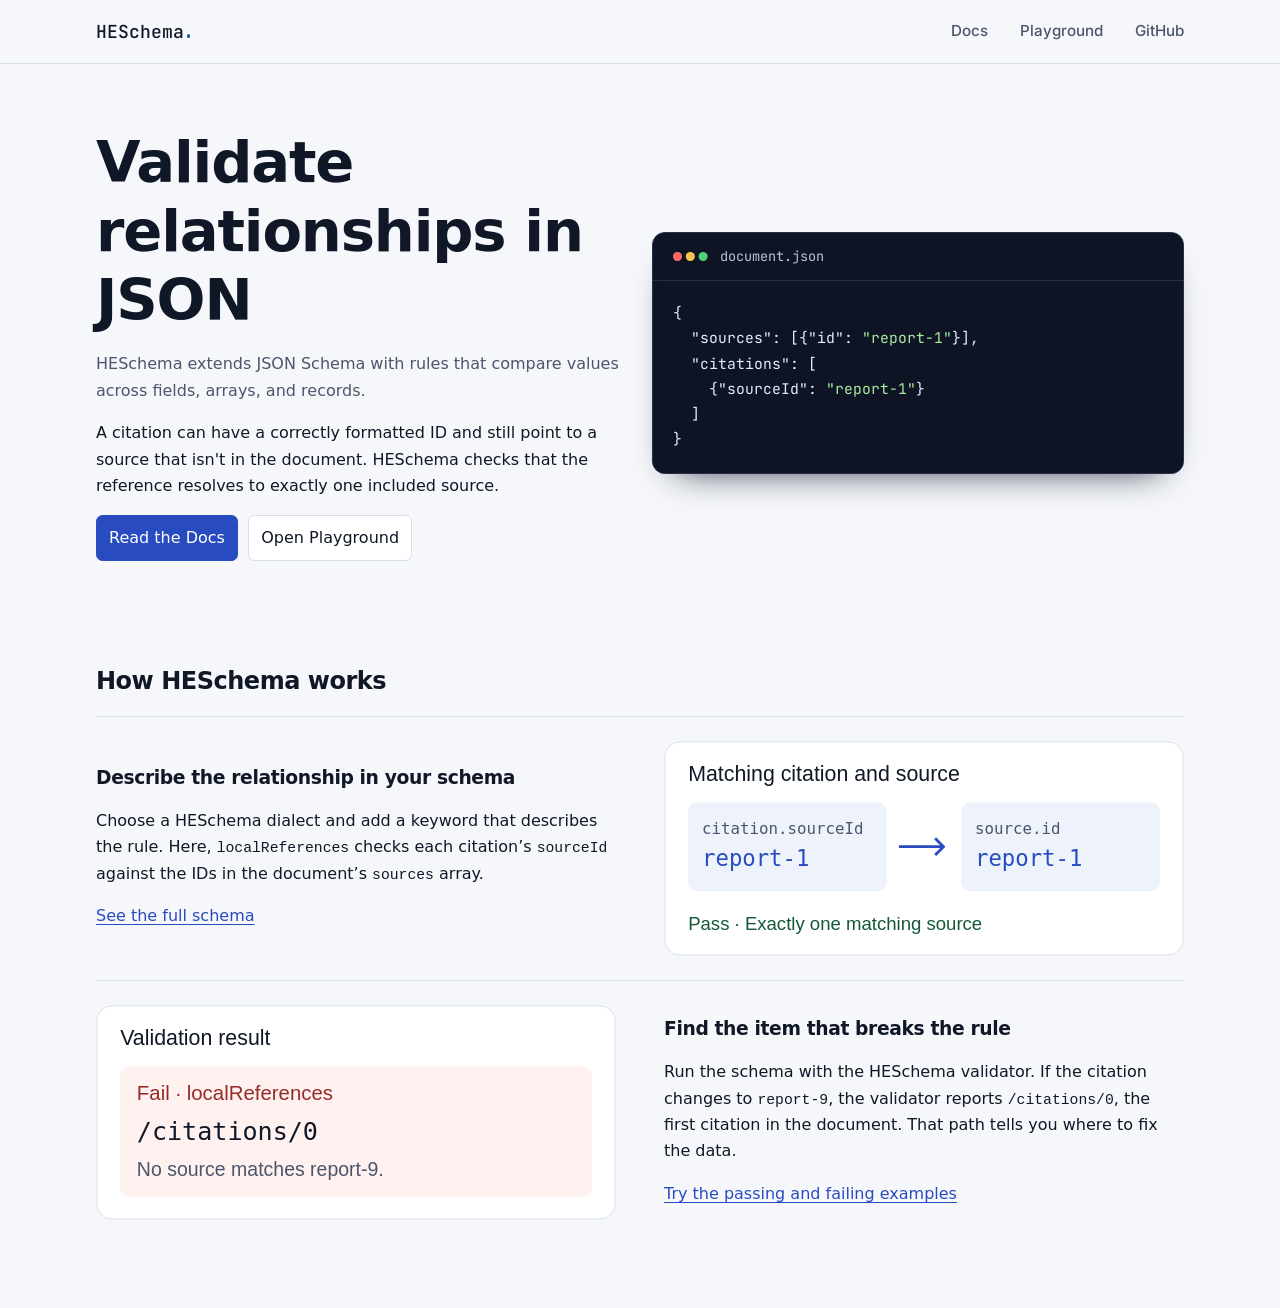
<file: index.html>
<!doctype html>
<html lang="en">
<head>
  <meta charset="utf-8">
  <meta name="viewport" content="width=device-width, initial-scale=1">
  <title>Validate relationships in JSON | HESchema</title>
  <link rel="stylesheet" href="style.css">
  
</head>
<body>
<header><nav aria-label="Main navigation"><a class="brand" href="./">HESchema</a><a href="docs/">Docs</a><a href="playground/">Playground</a><a href="https://github.com/HarshPopat23/HESchema-">GitHub</a></nav></header>
<main class="home">
<section class="columns hero">
  <div>
    <h1>Validate relationships in JSON</h1>
    <p class="lead">HESchema extends JSON Schema with rules that compare values across fields, arrays, and records.</p>
    <p>A citation can have a correctly formatted ID and still point to a source that isn't in the document. HESchema checks that the reference resolves to exactly one included source.</p>
    <div class="actions"><a class="button primary" href="docs/">Read the Docs</a><a class="button" href="playground/">Open Playground</a></div>
  </div>
  <figure class="home-code">
    <figcaption><span class="home-code-lights" aria-hidden="true"></span>document.json</figcaption>
    <pre><code>{
  "sources": [{"id": <span>"report-1"</span>}],
  "citations": [
    {"sourceId": <span>"report-1"</span>}
  ]
}</code></pre>
  </figure>
</section>
<section class="home-explainer" aria-labelledby="how-it-works">
  <h2 id="how-it-works">How HESchema works</h2>
  <div class="columns home-step">
    <div>
      <h3>Describe the relationship in your schema</h3>
      <p>Choose a HESchema dialect and add a keyword that describes the rule. Here, <code>localReferences</code> checks each citation’s <code>sourceId</code> against the IDs in the document’s <code>sources</code> array.</p>
      <a href="docs/keywords/#localReferences">See the full schema</a>
    </div>
    <img src="assets/reference-match.svg" width="560" height="232" alt="The citation’s sourceId and the included source’s id both contain report-1, so the check passes.">
  </div>
  <div class="columns home-step">
    <img src="assets/reference-error.svg" width="560" height="232" alt="With sourceId changed to report-9, validation reports a missing reference at /citations/0.">
    <div>
      <h3>Find the item that breaks the rule</h3>
      <p>Run the schema with the HESchema validator. If the citation changes to <code>report-9</code>, the validator reports <code>/citations/0</code>, the first citation in the document. That path tells you where to fix the data.</p>
      <a href="playground/">Try the passing and failing examples</a>
    </div>
  </div>
</section>
</main>
</body>
</html>
</file>
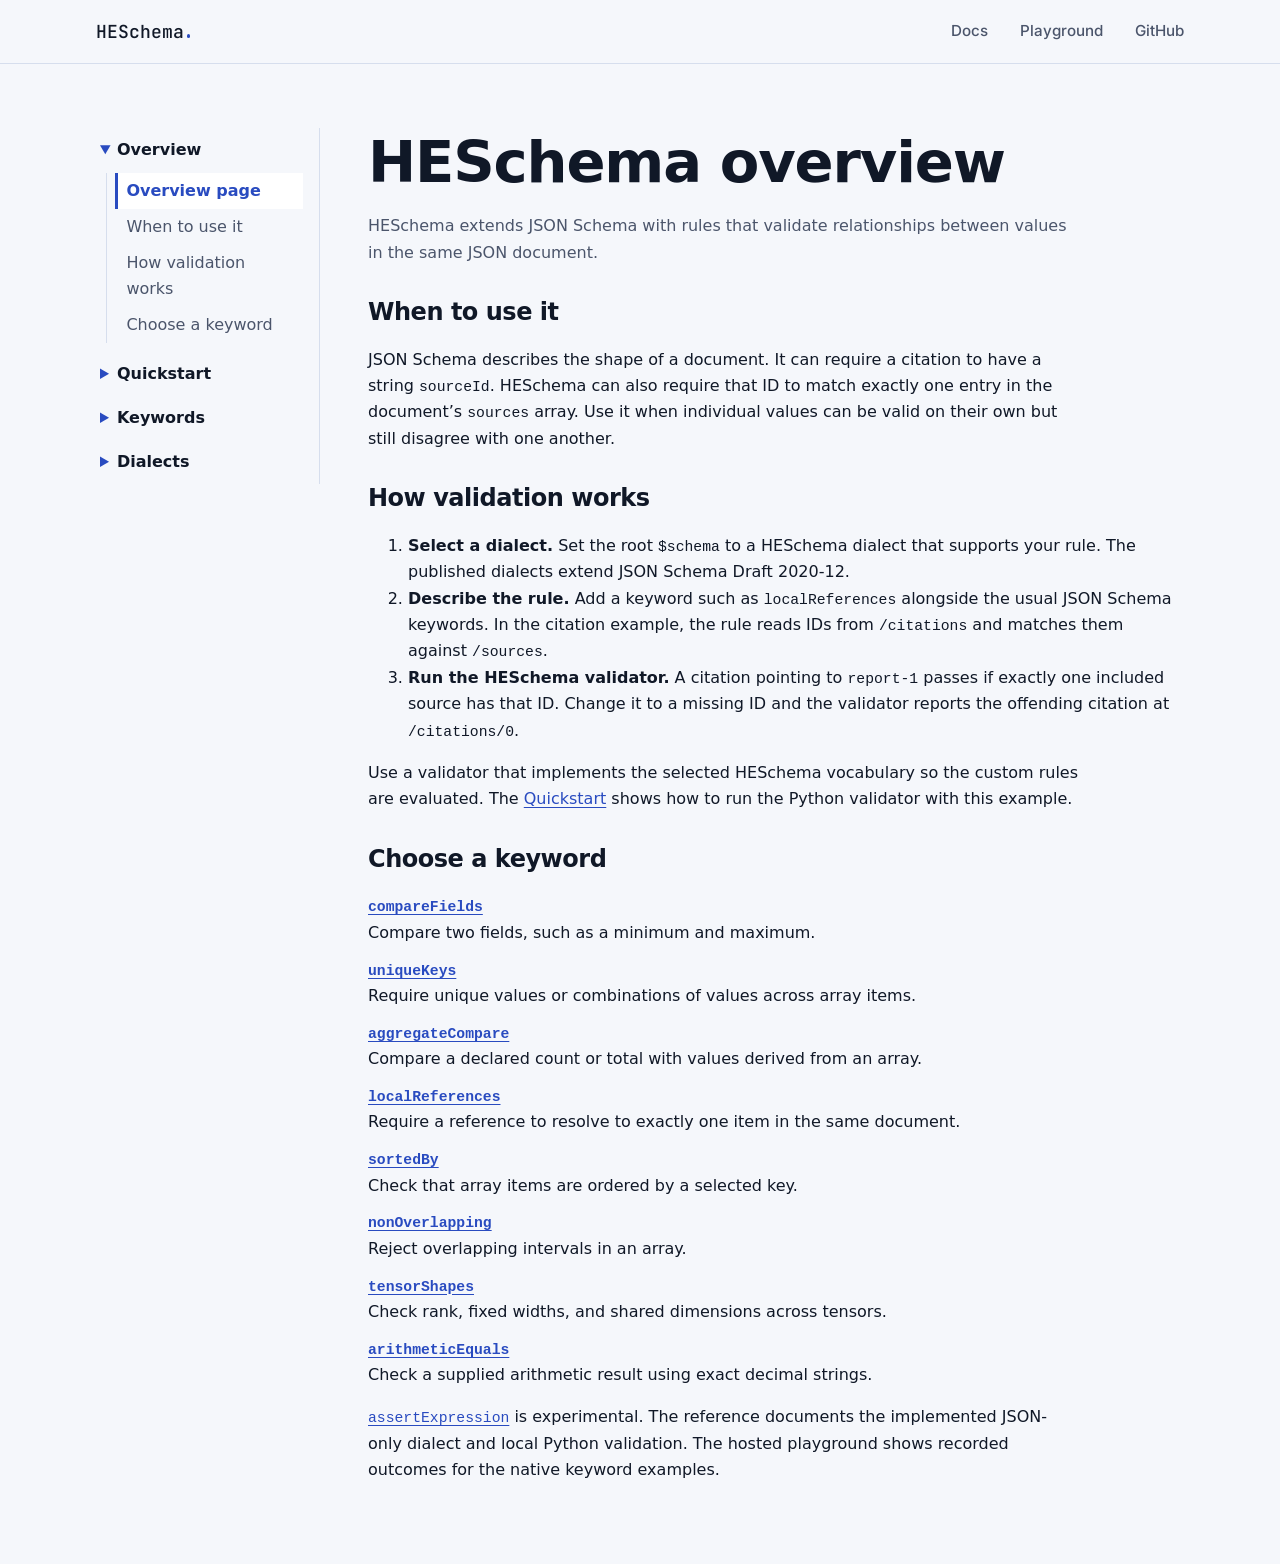
<file: docs/index.html>
<!doctype html>
<html lang="en">
<head>
  <meta charset="utf-8">
  <meta name="viewport" content="width=device-width, initial-scale=1">
  <title>Overview | HESchema Docs</title>
  <link rel="stylesheet" href="../style.css">
</head>
<body>
<header><nav aria-label="Main navigation"><a class="brand" href="../">HESchema</a><a href="../docs/" aria-current="true">Docs</a><a href="../playground/">Playground</a><a href="https://github.com/HarshPopat23/HESchema-">GitHub</a></nav></header>
<main class="docs-layout">
  <nav class="docs-sidebar" aria-label="Documentation chapters">
    <details open>
      <summary>Overview</summary>
      <ul>
        <li><a href="../docs/" aria-current="page">Overview page</a></li>
        <li><a href="../docs/#when-to-use-it">When to use it</a></li>
        <li><a href="../docs/#how-validation-works">How validation works</a></li>
        <li><a href="../docs/#choose-a-keyword">Choose a keyword</a></li>
      </ul>
    </details>
    <details>
      <summary>Quickstart</summary>
      <ul>
        <li><a href="../docs/quickstart/">Quickstart page</a></li>
        <li><a href="../docs/quickstart/#install-the-validator">1. Install the validator</a></li>
        <li><a href="../docs/quickstart/#validate-the-example">2. Validate the example</a></li>
        <li><a href="../docs/quickstart/#live">3. Start the live playground</a></li>
      </ul>
    </details>
    <details>
      <summary>Keywords</summary>
      <ul>
        <li><a href="../docs/keywords/">Keywords page</a></li>
        <li><a href="../docs/keywords/#compareFields">compareFields</a></li>
        <li><a href="../docs/keywords/#uniqueKeys">uniqueKeys</a></li>
        <li><a href="../docs/keywords/#aggregateCompare">aggregateCompare</a></li>
        <li><a href="../docs/keywords/#localReferences">localReferences</a></li>
        <li><a href="../docs/keywords/#sortedBy">sortedBy</a></li>
        <li><a href="../docs/keywords/#nonOverlapping">nonOverlapping</a></li>
        <li><a href="../docs/keywords/#tensorShapes">tensorShapes</a></li>
        <li><a href="../docs/keywords/#arithmeticEquals">arithmeticEquals</a></li>
        <li><a href="../docs/keywords/assertExpression/">assertExpression</a></li>
      </ul>
    </details>
    <details>
      <summary>Dialects</summary>
      <ul>
        <li><a href="../docs/dialects/">Dialects page</a></li>
        <li><a href="../docs/dialects/#experimental-expressions">Experimental expressions</a></li>
      </ul>
    </details>
  </nav>
  <article class="docs-content">
<h1>HESchema overview</h1>
<p class="lead">HESchema extends JSON Schema with rules that validate relationships between values in the same JSON document.</p>

<h2 id="when-to-use-it">When to use it</h2>
<p>JSON Schema describes the shape of a document. It can require a citation to have a string <code>sourceId</code>. HESchema can also require that ID to match exactly one entry in the document’s <code>sources</code> array. Use it when individual values can be valid on their own but still disagree with one another.</p>

<h2 id="how-validation-works">How validation works</h2>
<ol>
  <li><strong>Select a dialect.</strong> Set the root <code>$schema</code> to a HESchema dialect that supports your rule. The published dialects extend JSON Schema Draft 2020-12.</li>
  <li><strong>Describe the rule.</strong> Add a keyword such as <code>localReferences</code> alongside the usual JSON Schema keywords. In the citation example, the rule reads IDs from <code>/citations</code> and matches them against <code>/sources</code>.</li>
  <li><strong>Run the HESchema validator.</strong> A citation pointing to <code>report-1</code> passes if exactly one included source has that ID. Change it to a missing ID and the validator reports the offending citation at <code>/citations/0</code>.</li>
</ol>
<p>Use a validator that implements the selected HESchema vocabulary so the custom rules are evaluated. The <a href="quickstart/">Quickstart</a> shows how to run the Python validator with this example.</p>

<h2 id="choose-a-keyword">Choose a keyword</h2>
<dl>
  <dt><a href="keywords/#compareFields"><code>compareFields</code></a></dt><dd>Compare two fields, such as a minimum and maximum.</dd>
  <dt><a href="keywords/#uniqueKeys"><code>uniqueKeys</code></a></dt><dd>Require unique values or combinations of values across array items.</dd>
  <dt><a href="keywords/#aggregateCompare"><code>aggregateCompare</code></a></dt><dd>Compare a declared count or total with values derived from an array.</dd>
  <dt><a href="keywords/#localReferences"><code>localReferences</code></a></dt><dd>Require a reference to resolve to exactly one item in the same document.</dd>
  <dt><a href="keywords/#sortedBy"><code>sortedBy</code></a></dt><dd>Check that array items are ordered by a selected key.</dd>
  <dt><a href="keywords/#nonOverlapping"><code>nonOverlapping</code></a></dt><dd>Reject overlapping intervals in an array.</dd>
  <dt><a href="keywords/#tensorShapes"><code>tensorShapes</code></a></dt><dd>Check rank, fixed widths, and shared dimensions across tensors.</dd>
  <dt><a href="keywords/#arithmeticEquals"><code>arithmeticEquals</code></a></dt><dd>Check a supplied arithmetic result using exact decimal strings.</dd>
</dl>
<p><a href="keywords/assertExpression/"><code>assertExpression</code></a> is experimental. The reference documents the implemented JSON-only dialect and local Python validation. The hosted playground shows recorded outcomes for the native keyword examples.</p>
  </article>
</main>
</body>
</html>
</file>
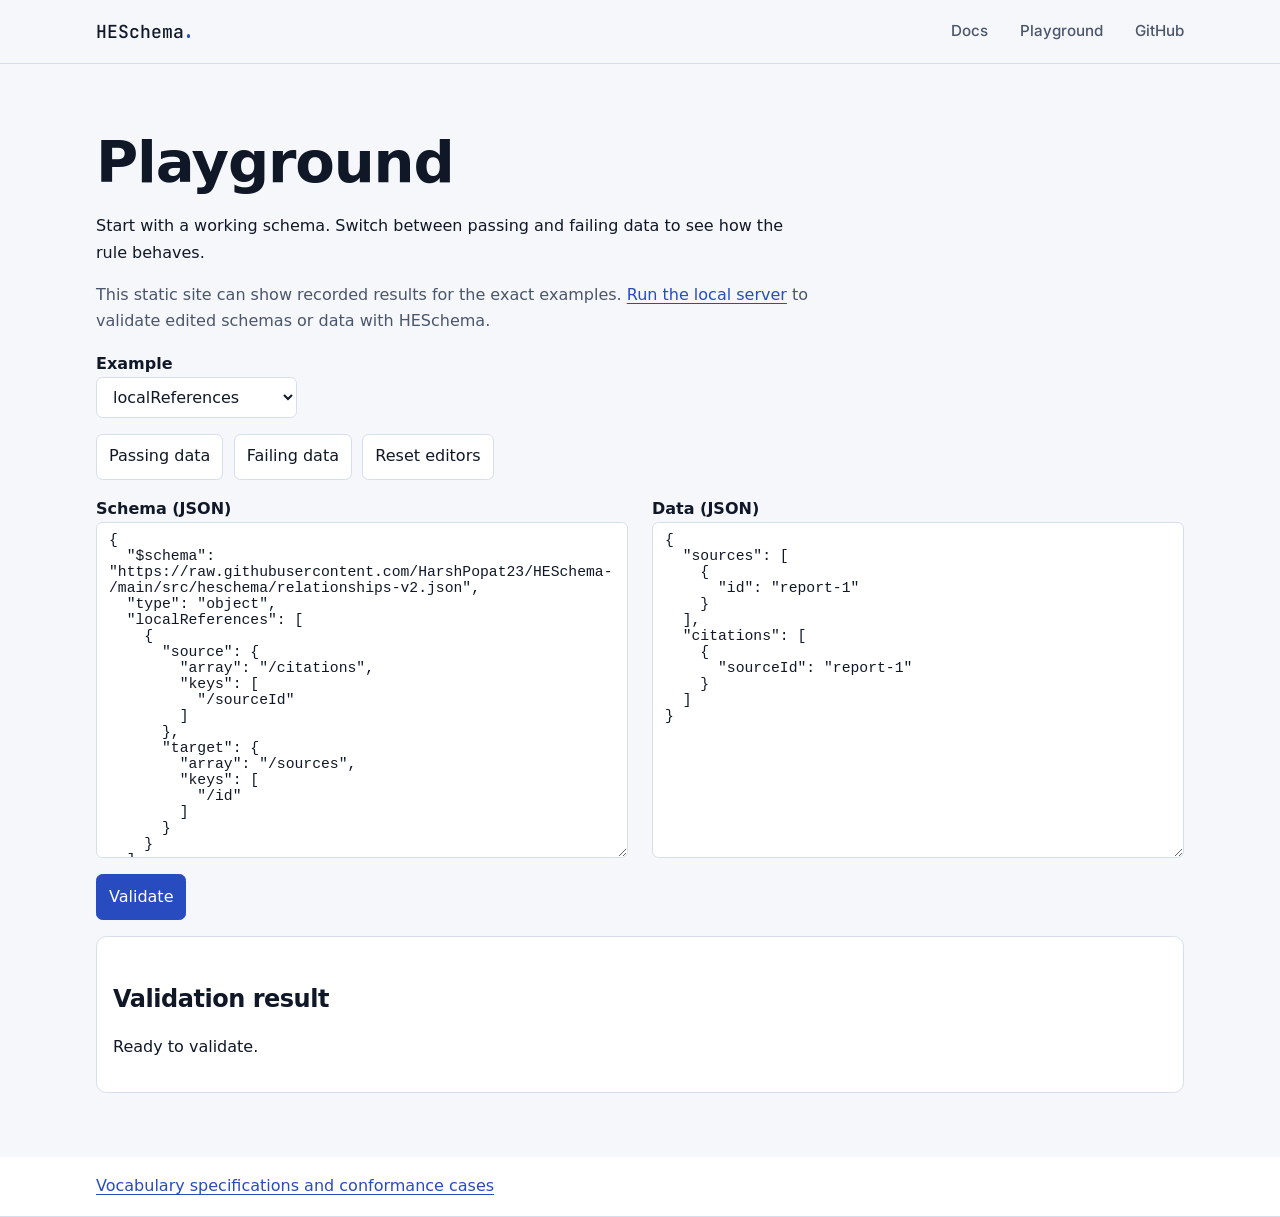
<file: playground/index.html>
<!doctype html>
<html lang="en">
<head>
  <meta charset="utf-8">
  <meta name="viewport" content="width=device-width, initial-scale=1">
  <title>Playground | HESchema</title>
  <link rel="stylesheet" href="../style.css">
  <script src="app.js" defer></script>
</head>
<body>
<header><nav aria-label="Main navigation"><a class="brand" href="../">HESchema</a><a href="../docs/">Docs</a><a href="../playground/">Playground</a><a href="https://github.com/HarshPopat23/HESchema-">GitHub</a></nav></header>
<main>
<h1>Playground</h1>
<p>Start with a working schema. Switch between passing and failing data to see how the rule behaves.</p>
<p class="muted">This static site can show recorded results for the exact examples. <a href="../docs/quickstart/#live">Run the local server</a> to validate edited schemas or data with HESchema.</p>
<noscript><p>Enable JavaScript for the editors, or <a href="../docs/keywords/">read the examples and recorded results</a>.</p></noscript>
<label for="preset">Example</label><select id="preset" disabled></select>
<div class="actions"><button type="button" id="pass" disabled>Passing data</button><button type="button" id="fail" disabled>Failing data</button><button type="button" id="reset" disabled>Reset editors</button></div>
<div class="columns">
<div><label for="schema">Schema (JSON)</label><textarea id="schema" spellcheck="false"></textarea></div>
<div><label for="data">Data (JSON)</label><textarea id="data" spellcheck="false"></textarea></div>
</div>
<div class="actions"><button type="button" id="validate" class="primary" disabled>Validate</button></div>
<section class="card" aria-labelledby="result-title"><h2 id="result-title">Validation result</h2><p id="result" role="status">Loading examples…</p></section>
</main>
<footer><div class="footer-inner"><a href="https://github.com/HarshPopat23/HESchema-/tree/main/vocabulary">Vocabulary specifications and conformance cases</a></div></footer>
</body>
</html>
</file>
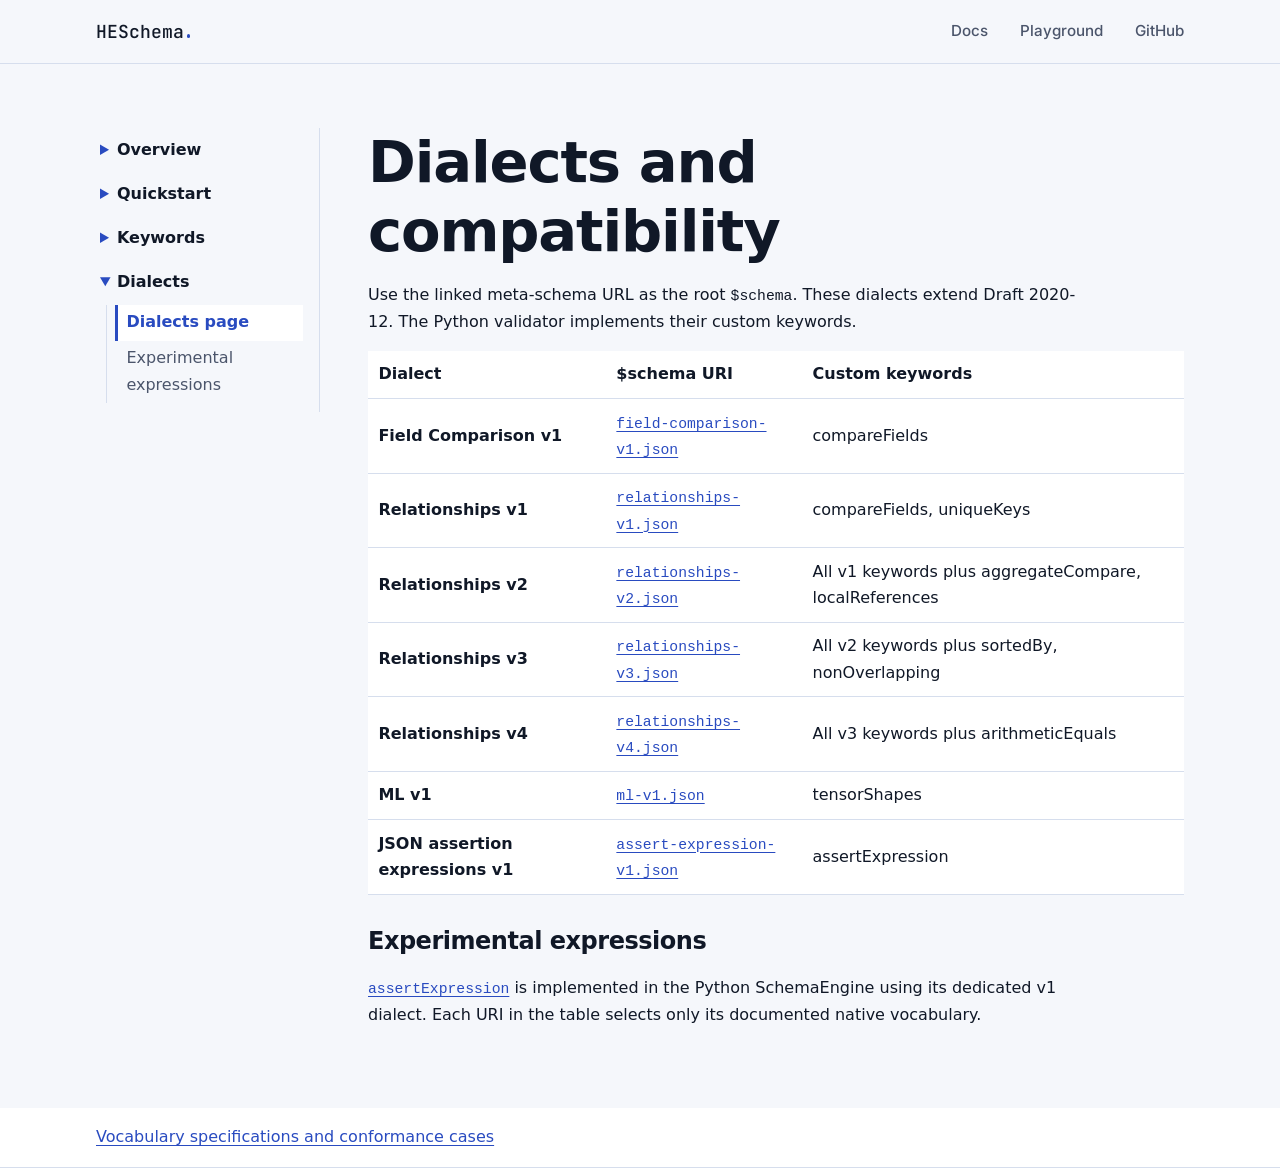
<file: docs/dialects/index.html>
<!doctype html>
<html lang="en">
<head>
  <meta charset="utf-8">
  <meta name="viewport" content="width=device-width, initial-scale=1">
  <title>Dialects | HESchema</title>
  <link rel="stylesheet" href="../../style.css">
  
</head>
<body>
<header><nav aria-label="Main navigation"><a class="brand" href="../../">HESchema</a><a href="../../docs/" aria-current="true">Docs</a><a href="../../playground/">Playground</a><a href="https://github.com/HarshPopat23/HESchema-">GitHub</a></nav></header>
<main class="docs-layout">
  <nav class="docs-sidebar" aria-label="Documentation chapters">
    <details>
      <summary>Overview</summary>
      <ul>
        <li><a href="../../docs/">Overview page</a></li>
        <li><a href="../../docs/#when-to-use-it">When to use it</a></li>
        <li><a href="../../docs/#how-validation-works">How validation works</a></li>
        <li><a href="../../docs/#choose-a-keyword">Choose a keyword</a></li>
      </ul>
    </details>
    <details>
      <summary>Quickstart</summary>
      <ul>
        <li><a href="../../docs/quickstart/">Quickstart page</a></li>
        <li><a href="../../docs/quickstart/#install-the-validator">1. Install the validator</a></li>
        <li><a href="../../docs/quickstart/#validate-the-example">2. Validate the example</a></li>
        <li><a href="../../docs/quickstart/#live">3. Start the live playground</a></li>
      </ul>
    </details>
    <details>
      <summary>Keywords</summary>
      <ul>
        <li><a href="../../docs/keywords/">Keywords page</a></li>
        <li><a href="../../docs/keywords/#compareFields">compareFields</a></li>
        <li><a href="../../docs/keywords/#uniqueKeys">uniqueKeys</a></li>
        <li><a href="../../docs/keywords/#aggregateCompare">aggregateCompare</a></li>
        <li><a href="../../docs/keywords/#localReferences">localReferences</a></li>
        <li><a href="../../docs/keywords/#sortedBy">sortedBy</a></li>
        <li><a href="../../docs/keywords/#nonOverlapping">nonOverlapping</a></li>
        <li><a href="../../docs/keywords/#tensorShapes">tensorShapes</a></li>
        <li><a href="../../docs/keywords/#arithmeticEquals">arithmeticEquals</a></li>
        <li><a href="../../docs/keywords/assertExpression/">assertExpression</a></li>
      </ul>
    </details>
    <details open>
      <summary>Dialects</summary>
      <ul>
        <li><a href="../../docs/dialects/" aria-current="page">Dialects page</a></li>
        <li><a href="../../docs/dialects/#experimental-expressions">Experimental expressions</a></li>
      </ul>
    </details>
  </nav>
  <article class="docs-content">
<h1>Dialects and compatibility</h1><p>Use the linked meta-schema URL as the root <code>$schema</code>. These dialects extend Draft 2020-12. The Python validator implements their custom keywords.</p><div class="table"><table><thead><tr><th scope="col">Dialect</th><th scope="col">$schema URI</th><th scope="col">Custom keywords</th></tr></thead><tbody><tr><th scope="row">Field Comparison v1</th><td><a href="https://raw.githubusercontent.com/HarshPopat23/HESchema-/main/src/heschema/field-comparison-v1.json"><code>field-comparison-v1.json</code></a></td><td>compareFields</td></tr><tr><th scope="row">Relationships v1</th><td><a href="https://raw.githubusercontent.com/HarshPopat23/HESchema-/main/src/heschema/relationships-v1.json"><code>relationships-v1.json</code></a></td><td>compareFields, uniqueKeys</td></tr><tr><th scope="row">Relationships v2</th><td><a href="https://raw.githubusercontent.com/HarshPopat23/HESchema-/main/src/heschema/relationships-v2.json"><code>relationships-v2.json</code></a></td><td>All v1 keywords plus aggregateCompare, localReferences</td></tr><tr><th scope="row">Relationships v3</th><td><a href="https://raw.githubusercontent.com/HarshPopat23/HESchema-/main/src/heschema/relationships-v3.json"><code>relationships-v3.json</code></a></td><td>All v2 keywords plus sortedBy, nonOverlapping</td></tr><tr><th scope="row">Relationships v4</th><td><a href="https://raw.githubusercontent.com/HarshPopat23/HESchema-/main/src/heschema/relationships-v4.json"><code>relationships-v4.json</code></a></td><td>All v3 keywords plus arithmeticEquals</td></tr><tr><th scope="row">ML v1</th><td><a href="https://raw.githubusercontent.com/HarshPopat23/HESchema-/main/src/heschema/ml-v1.json"><code>ml-v1.json</code></a></td><td>tensorShapes</td></tr><tr><th scope="row">JSON assertion expressions v1</th><td><a href="https://raw.githubusercontent.com/HarshPopat23/HESchema-/main/src/heschema/assert-expression-v1.json"><code>assert-expression-v1.json</code></a></td><td>assertExpression</td></tr></tbody></table></div><h2 id="experimental-expressions">Experimental expressions</h2><p><a href="../keywords/assertExpression/"><code>assertExpression</code></a> is implemented in the Python SchemaEngine using its dedicated v1 dialect. Each URI in the table selects only its documented native vocabulary.</p>
  </article>
</main>
<footer><div class="footer-inner"><a href="https://github.com/HarshPopat23/HESchema-/tree/main/vocabulary">Vocabulary specifications and conformance cases</a></div></footer>
</body>
</html>
</file>
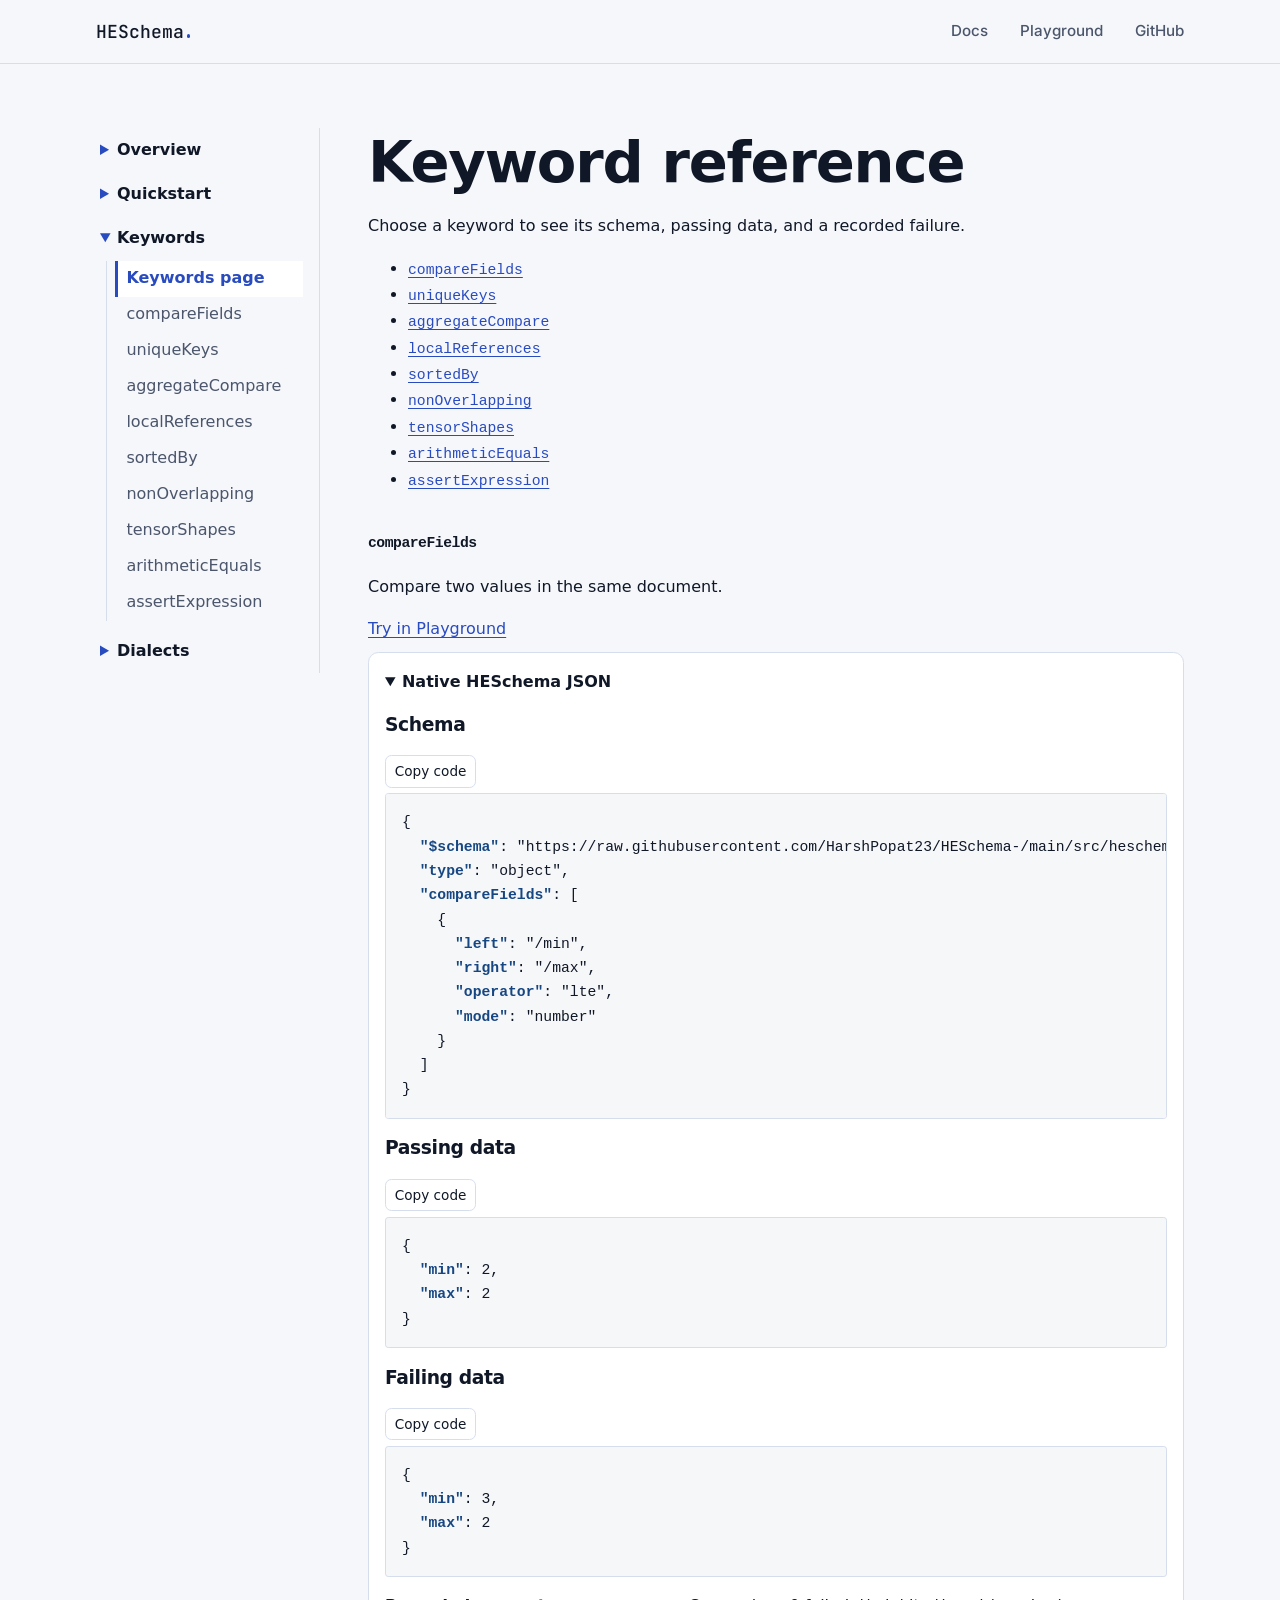
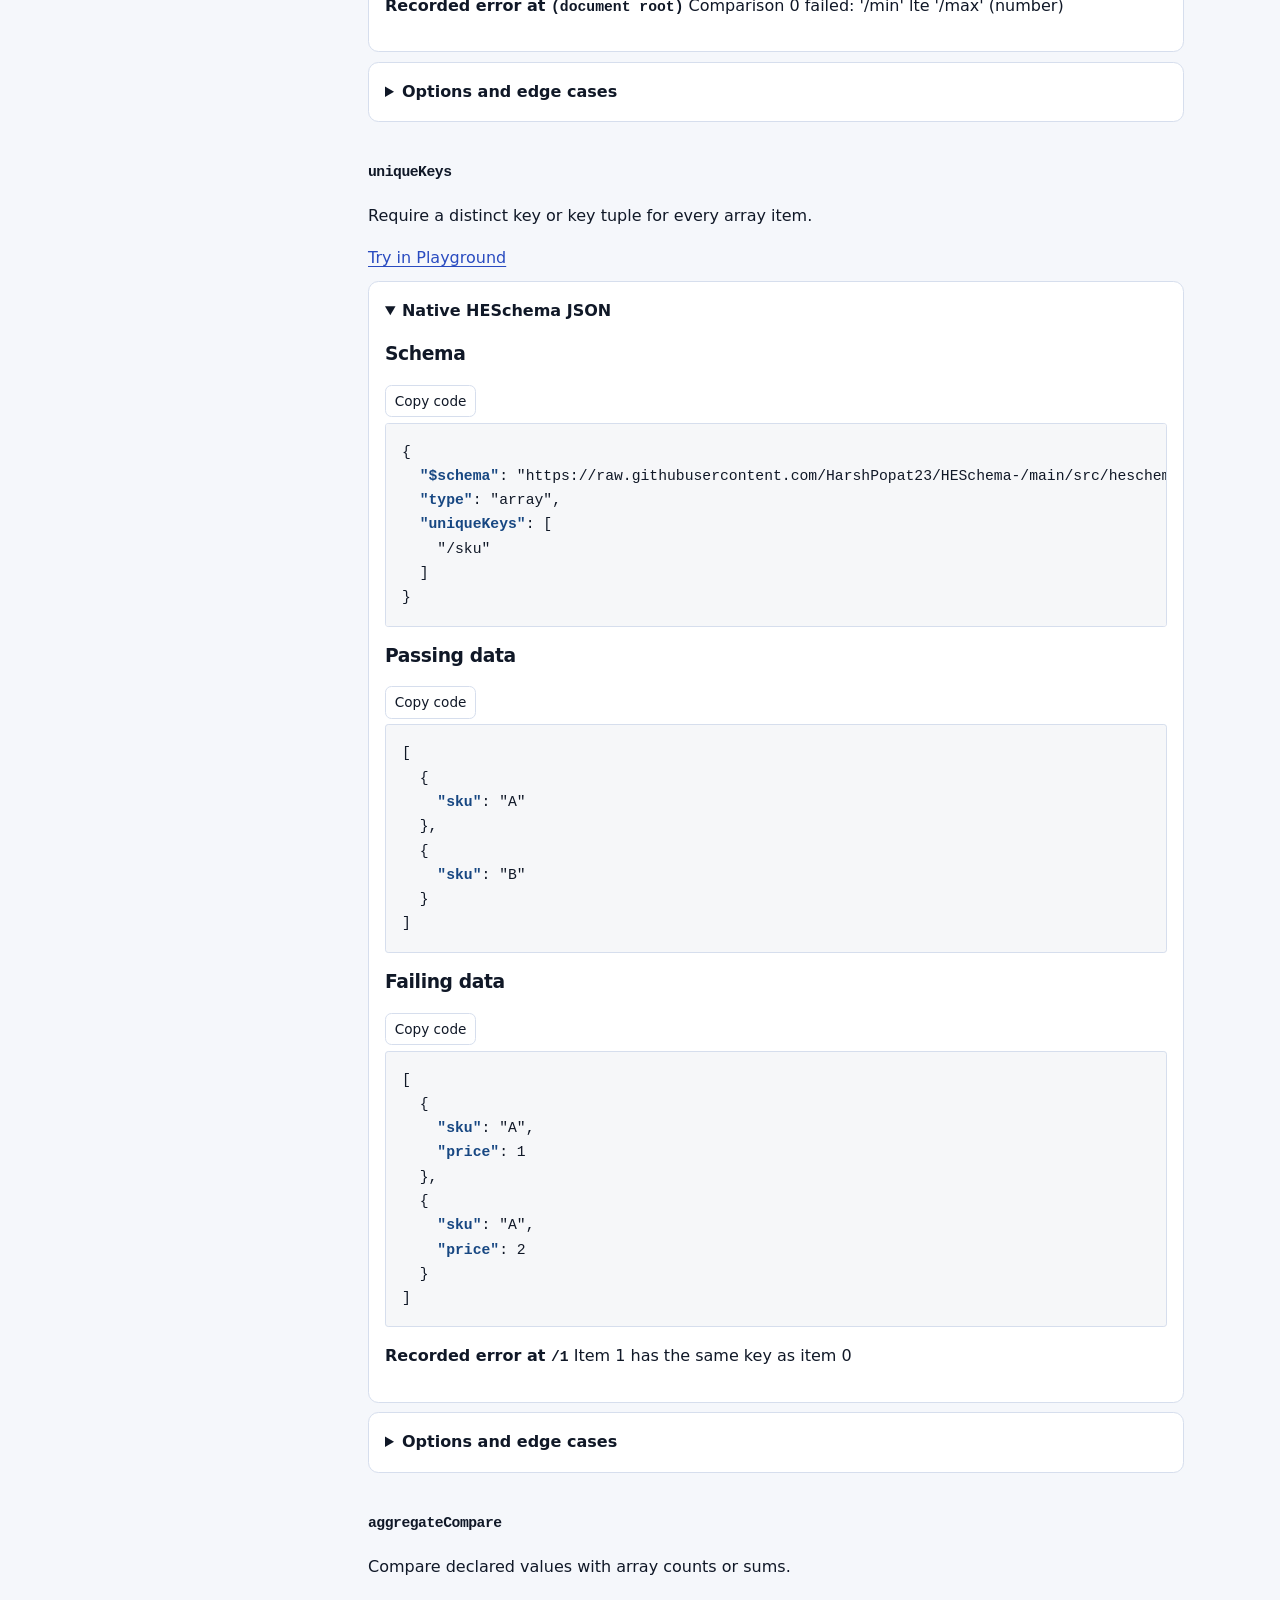
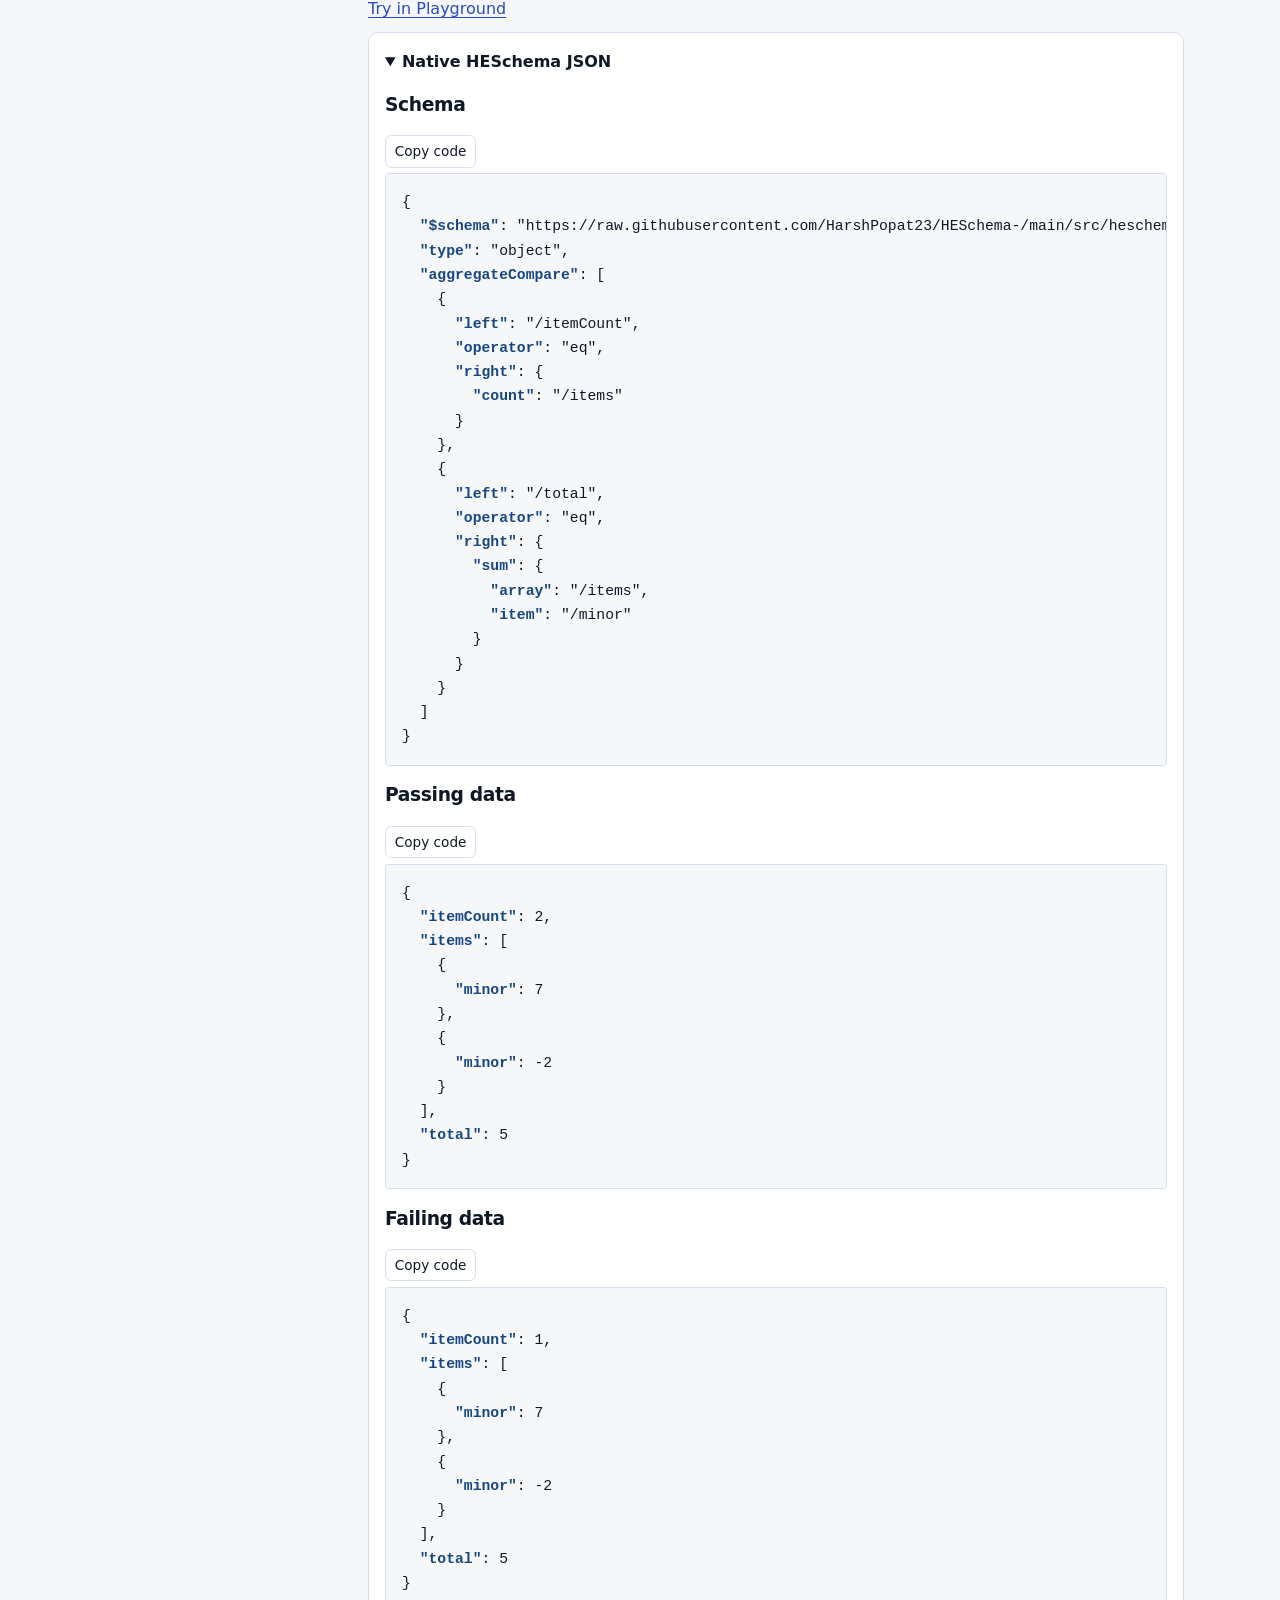
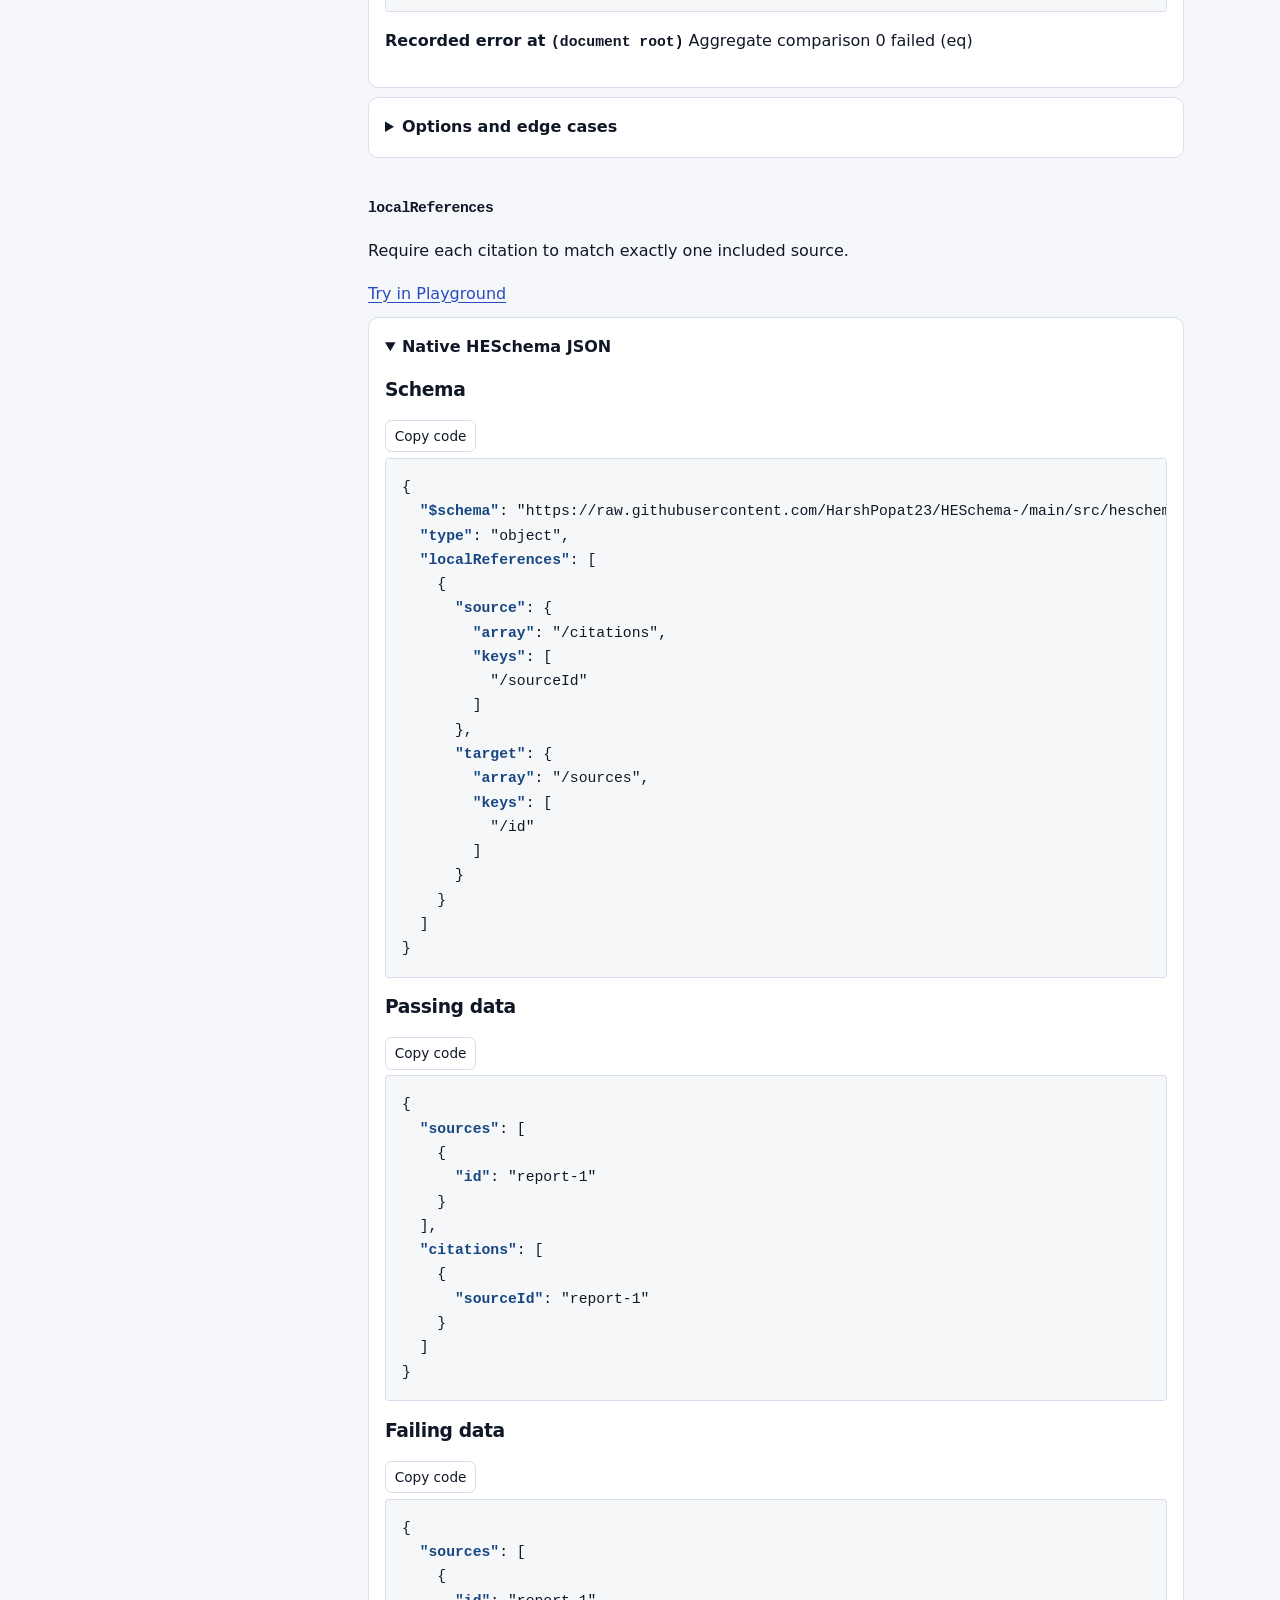
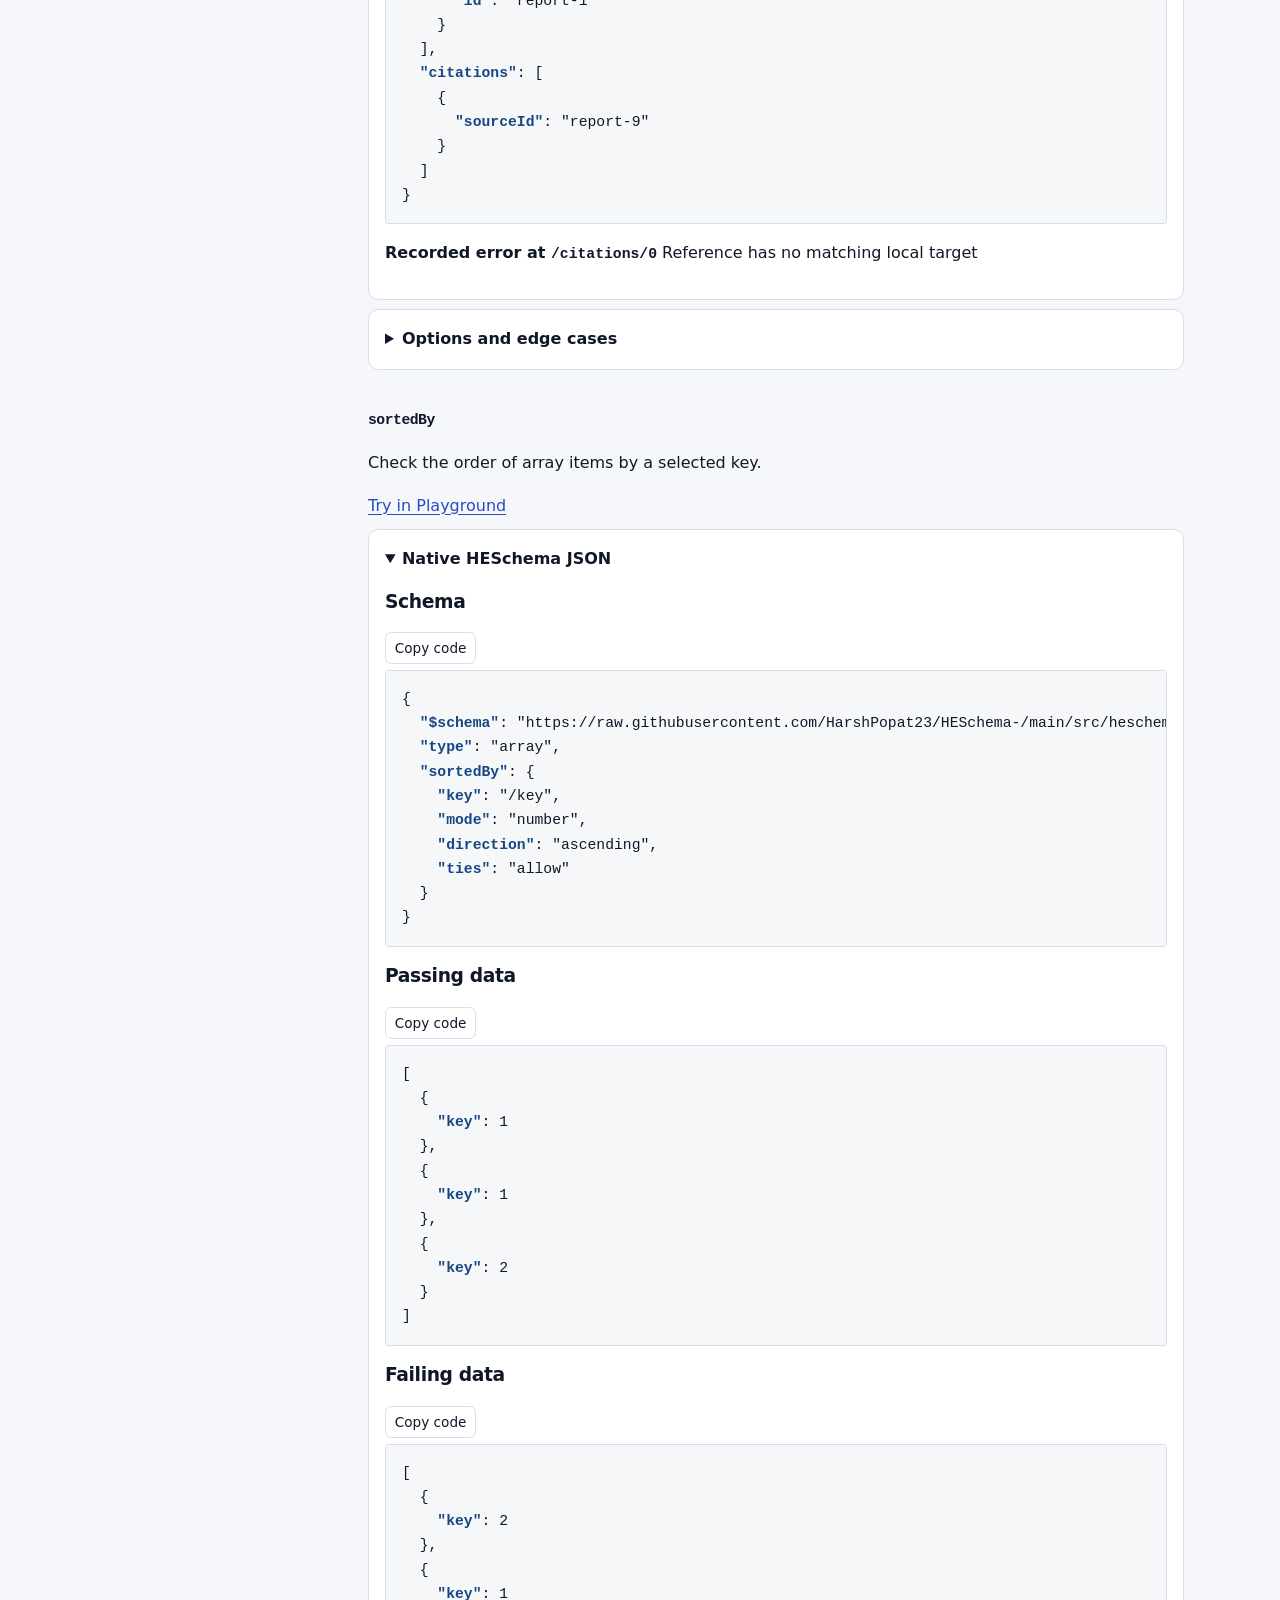
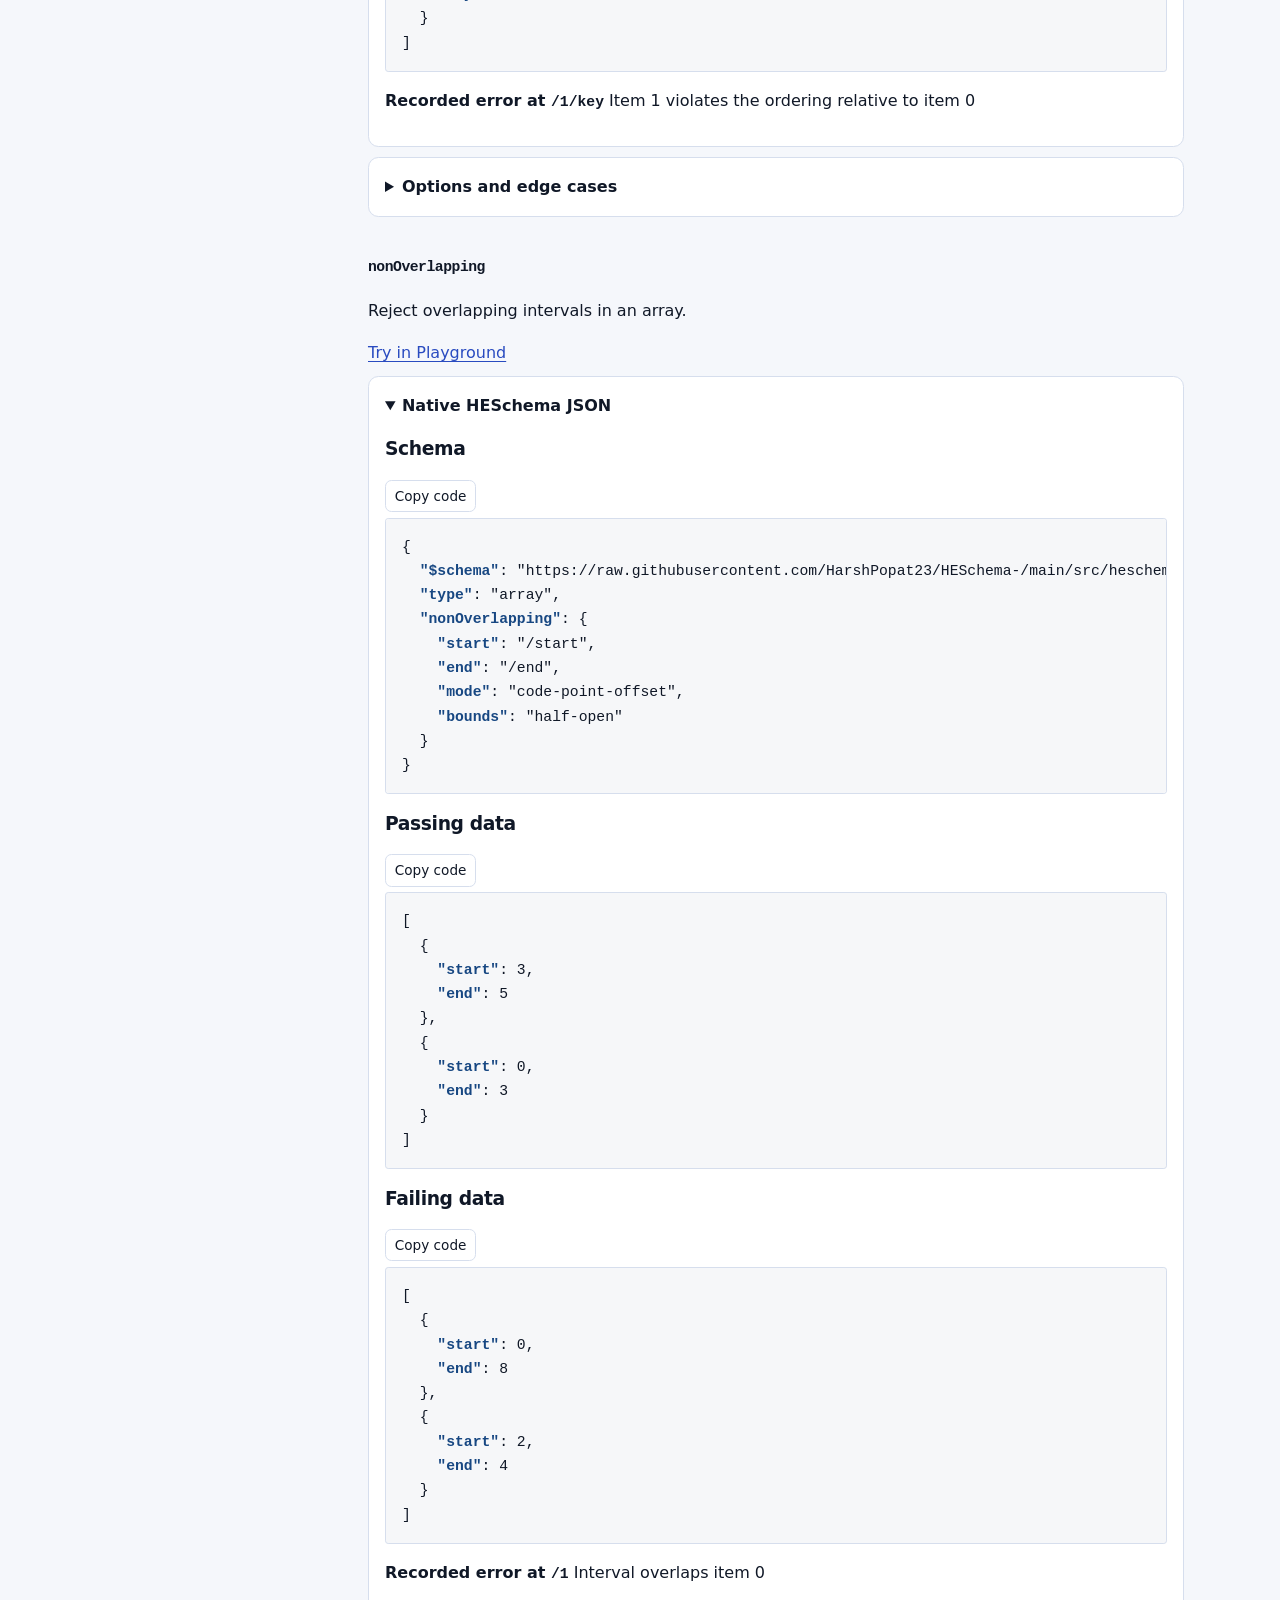
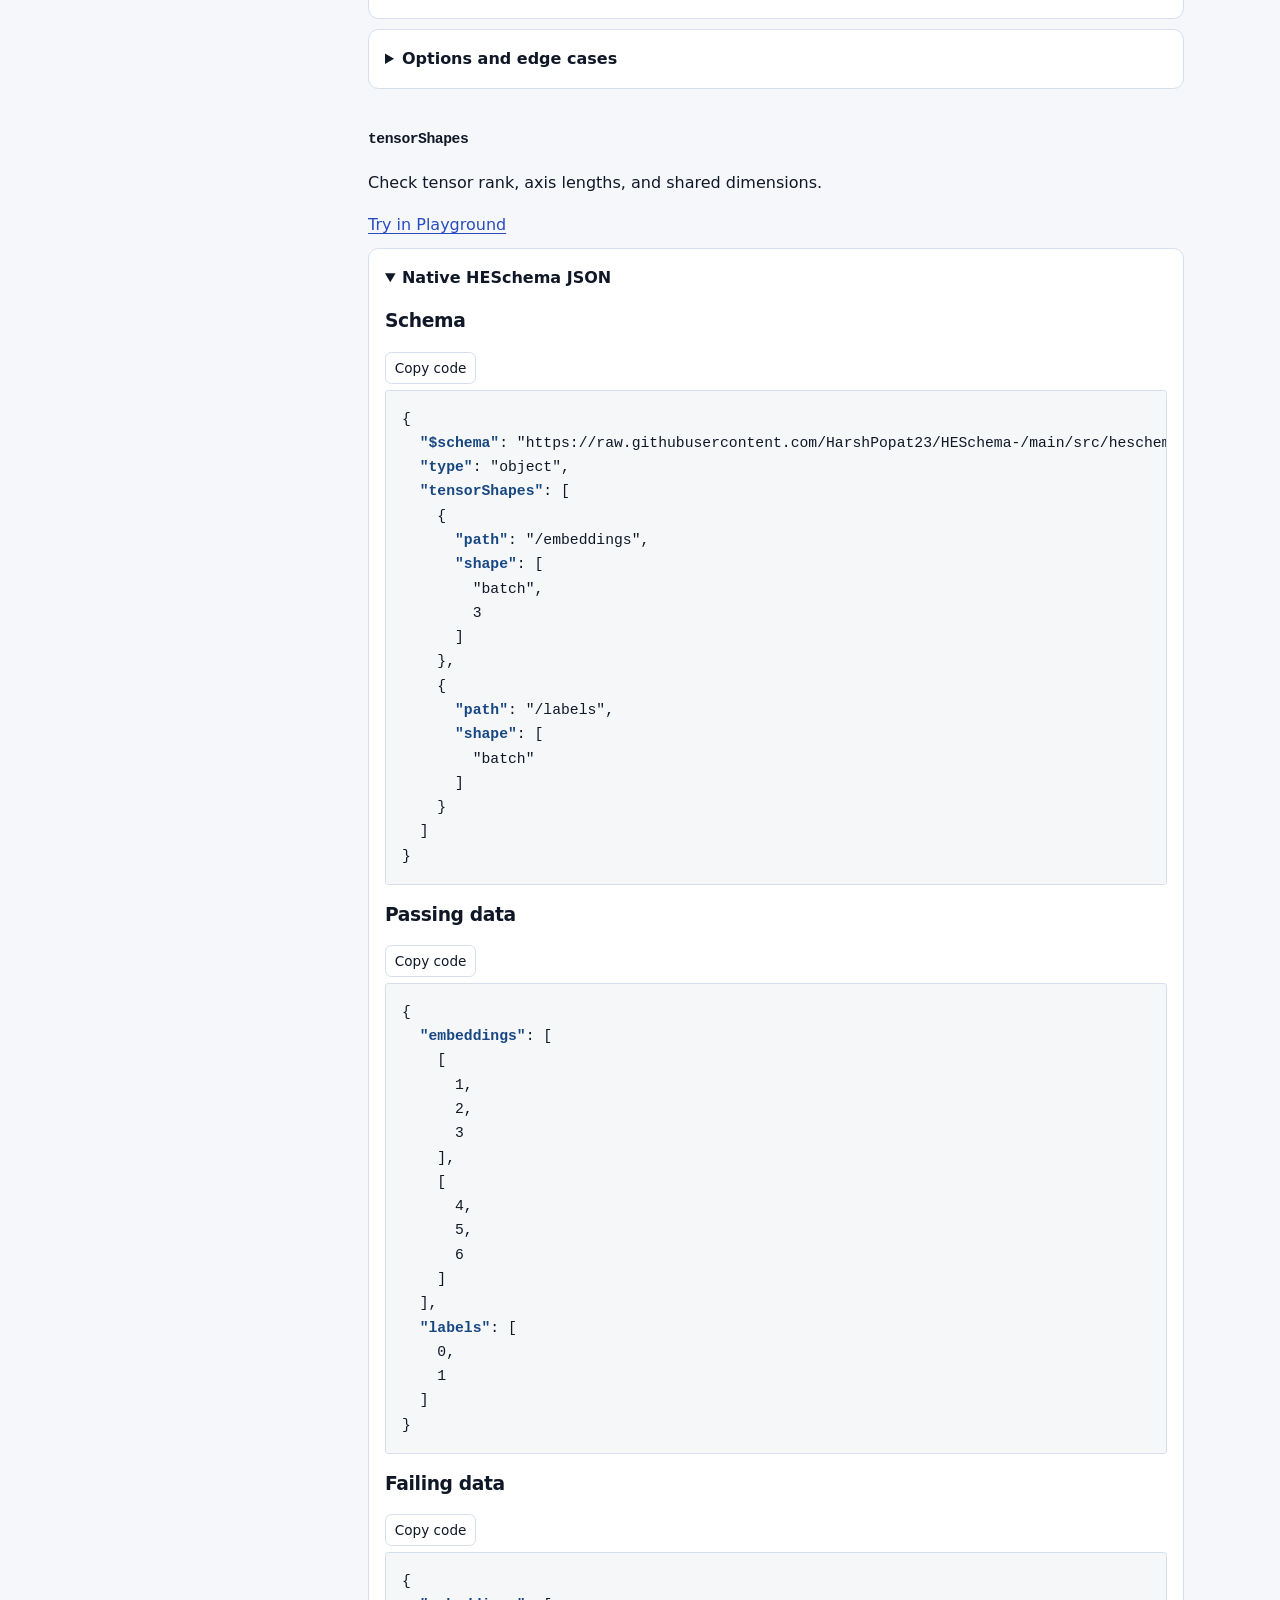
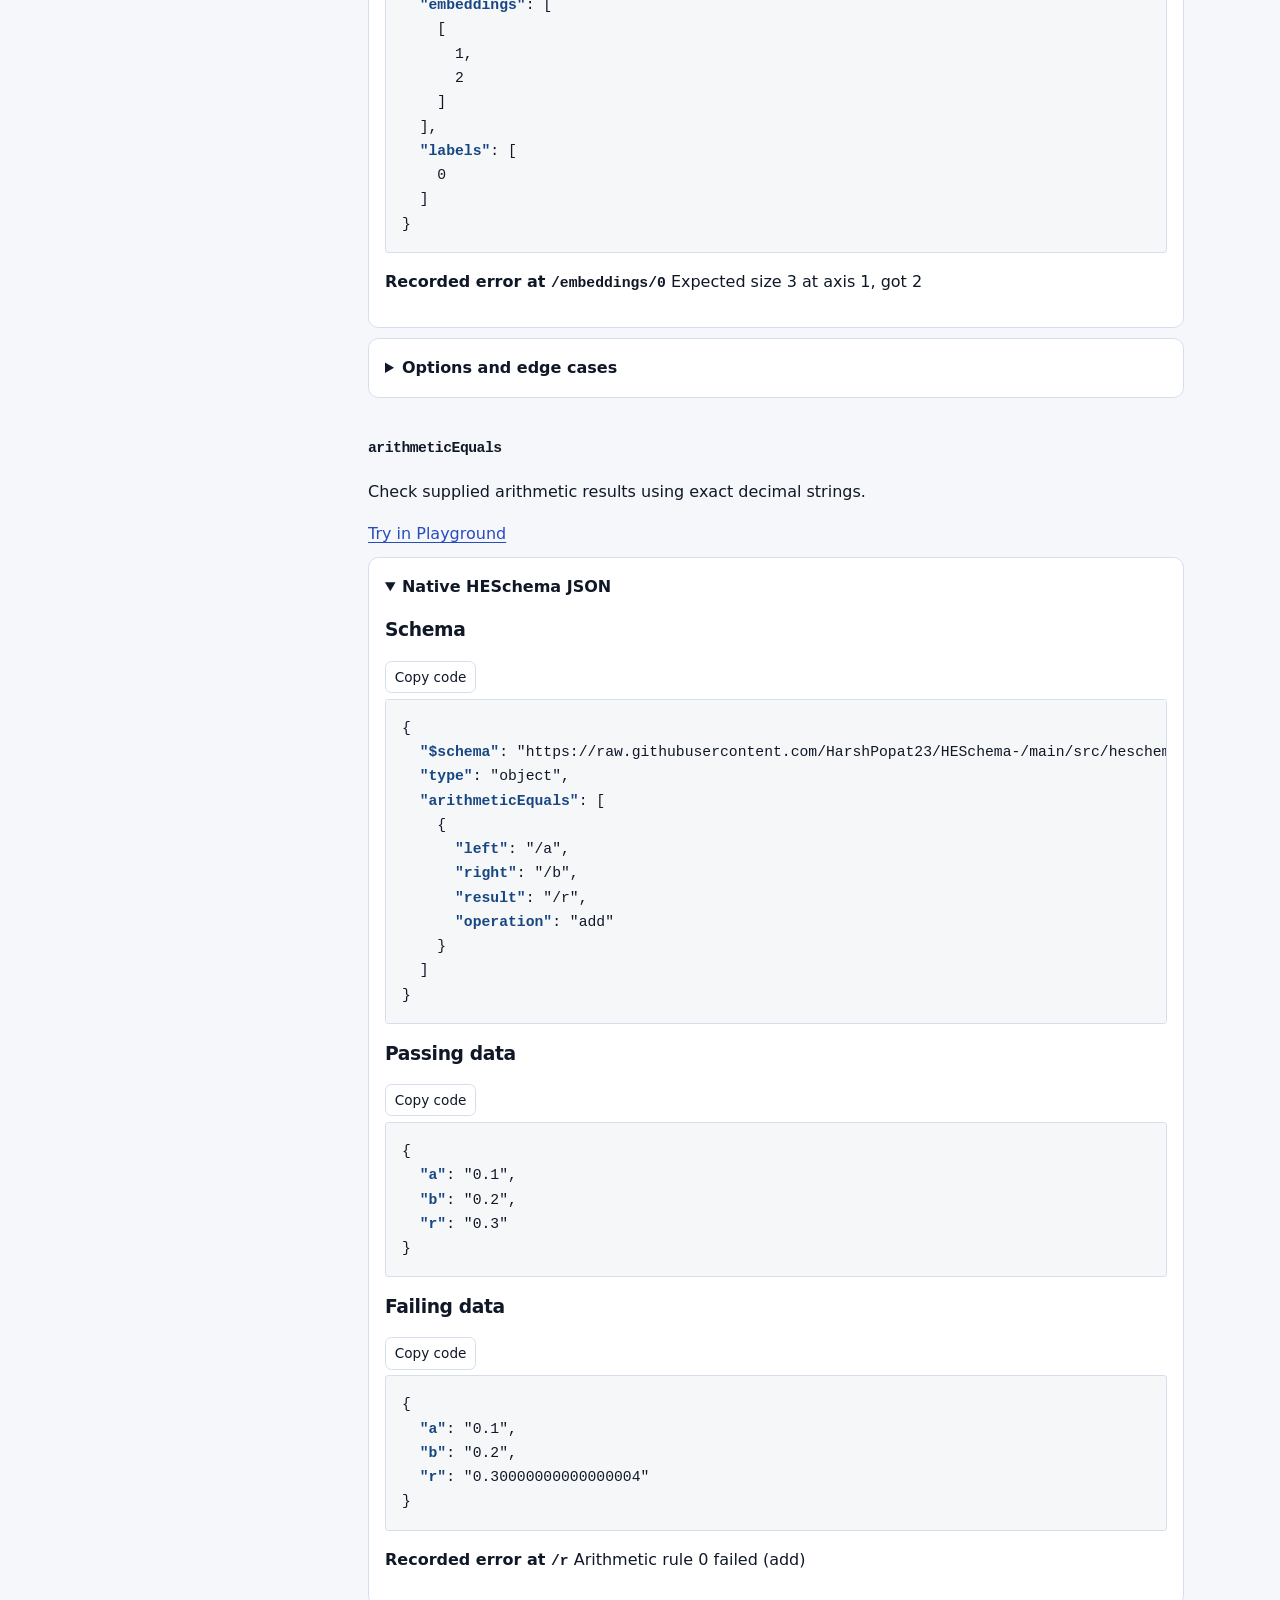
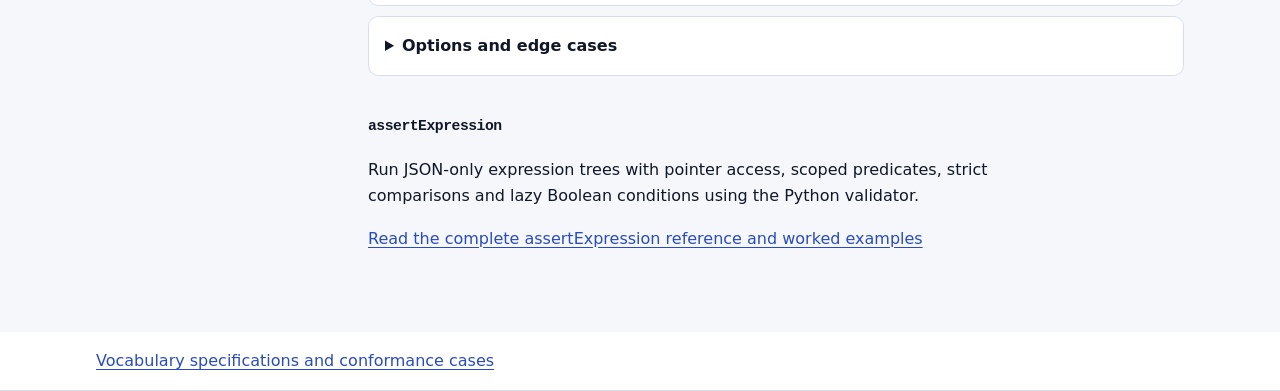
<file: docs/keywords/index.html>
<!doctype html>
<html lang="en">
<head>
  <meta charset="utf-8">
  <meta name="viewport" content="width=device-width, initial-scale=1">
  <title>Keyword reference | HESchema</title>
  <link rel="stylesheet" href="../../style.css">
  
</head>
<body>
<header><nav aria-label="Main navigation"><a class="brand" href="../../">HESchema</a><a href="../../docs/" aria-current="true">Docs</a><a href="../../playground/">Playground</a><a href="https://github.com/HarshPopat23/HESchema-">GitHub</a></nav></header>
<main class="docs-layout">
  <nav class="docs-sidebar" aria-label="Documentation chapters">
    <details>
      <summary>Overview</summary>
      <ul>
        <li><a href="../../docs/">Overview page</a></li>
        <li><a href="../../docs/#when-to-use-it">When to use it</a></li>
        <li><a href="../../docs/#how-validation-works">How validation works</a></li>
        <li><a href="../../docs/#choose-a-keyword">Choose a keyword</a></li>
      </ul>
    </details>
    <details>
      <summary>Quickstart</summary>
      <ul>
        <li><a href="../../docs/quickstart/">Quickstart page</a></li>
        <li><a href="../../docs/quickstart/#install-the-validator">1. Install the validator</a></li>
        <li><a href="../../docs/quickstart/#validate-the-example">2. Validate the example</a></li>
        <li><a href="../../docs/quickstart/#live">3. Start the live playground</a></li>
      </ul>
    </details>
    <details open>
      <summary>Keywords</summary>
      <ul>
        <li><a href="../../docs/keywords/" aria-current="page">Keywords page</a></li>
        <li><a href="../../docs/keywords/#compareFields">compareFields</a></li>
        <li><a href="../../docs/keywords/#uniqueKeys">uniqueKeys</a></li>
        <li><a href="../../docs/keywords/#aggregateCompare">aggregateCompare</a></li>
        <li><a href="../../docs/keywords/#localReferences">localReferences</a></li>
        <li><a href="../../docs/keywords/#sortedBy">sortedBy</a></li>
        <li><a href="../../docs/keywords/#nonOverlapping">nonOverlapping</a></li>
        <li><a href="../../docs/keywords/#tensorShapes">tensorShapes</a></li>
        <li><a href="../../docs/keywords/#arithmeticEquals">arithmeticEquals</a></li>
        <li><a href="../../docs/keywords/assertExpression/">assertExpression</a></li>
      </ul>
    </details>
    <details>
      <summary>Dialects</summary>
      <ul>
        <li><a href="../../docs/dialects/">Dialects page</a></li>
        <li><a href="../../docs/dialects/#experimental-expressions">Experimental expressions</a></li>
      </ul>
    </details>
  </nav>
  <article class="docs-content">
<h1>Keyword reference</h1><p>Choose a keyword to see its schema, passing data, and a recorded failure.</p><ul><li><a href="#compareFields"><code>compareFields</code></a></li><li><a href="#uniqueKeys"><code>uniqueKeys</code></a></li><li><a href="#aggregateCompare"><code>aggregateCompare</code></a></li><li><a href="#localReferences"><code>localReferences</code></a></li><li><a href="#sortedBy"><code>sortedBy</code></a></li><li><a href="#nonOverlapping"><code>nonOverlapping</code></a></li><li><a href="#tensorShapes"><code>tensorShapes</code></a></li><li><a href="#arithmeticEquals"><code>arithmeticEquals</code></a></li><li><a href="#assertExpression"><code>assertExpression</code></a></li></ul><section id="compareFields"><h2><code>compareFields</code></h2><p>Compare two values in the same document.</p>
<a href="../../playground/?example=compareFields">Try in Playground</a>
<details open><summary>Native HESchema JSON</summary>
<h3>Schema</h3><pre><code>{
  &quot;$schema&quot;: &quot;https://raw.githubusercontent.com/HarshPopat23/HESchema-/main/src/heschema/field-comparison-v1.json&quot;,
  &quot;type&quot;: &quot;object&quot;,
  &quot;compareFields&quot;: [
    {
      &quot;left&quot;: &quot;/min&quot;,
      &quot;right&quot;: &quot;/max&quot;,
      &quot;operator&quot;: &quot;lte&quot;,
      &quot;mode&quot;: &quot;number&quot;
    }
  ]
}</code></pre>
<h3>Passing data</h3><pre><code>{
  &quot;min&quot;: 2,
  &quot;max&quot;: 2
}</code></pre>
<h3>Failing data</h3><pre><code>{
  &quot;min&quot;: 3,
  &quot;max&quot;: 2
}</code></pre>
<p><strong>Recorded error at <code>(document root)</code></strong> Comparison 0 failed: &#x27;/min&#x27; lte &#x27;/max&#x27; (number)</p></details>
<details><summary>Options and edge cases</summary><p>Every rule supplies left and right JSON Pointers, an operator, and a mode. Numeric mode requires finite numbers and compares without coercion. JSON mode supports equality and inequality. Date mode compares calendar dates. Missing operands fail.</p><p><a href="https://github.com/HarshPopat23/HESchema-/tree/main/vocabulary/field-comparison/v1">Specification and conformance cases</a></p></details>
</section><section id="uniqueKeys"><h2><code>uniqueKeys</code></h2><p>Require a distinct key or key tuple for every array item.</p>
<a href="../../playground/?example=uniqueKeys">Try in Playground</a>
<details open><summary>Native HESchema JSON</summary>
<h3>Schema</h3><pre><code>{
  &quot;$schema&quot;: &quot;https://raw.githubusercontent.com/HarshPopat23/HESchema-/main/src/heschema/relationships-v1.json&quot;,
  &quot;type&quot;: &quot;array&quot;,
  &quot;uniqueKeys&quot;: [
    &quot;/sku&quot;
  ]
}</code></pre>
<h3>Passing data</h3><pre><code>[
  {
    &quot;sku&quot;: &quot;A&quot;
  },
  {
    &quot;sku&quot;: &quot;B&quot;
  }
]</code></pre>
<h3>Failing data</h3><pre><code>[
  {
    &quot;sku&quot;: &quot;A&quot;,
    &quot;price&quot;: 1
  },
  {
    &quot;sku&quot;: &quot;A&quot;,
    &quot;price&quot;: 2
  }
]</code></pre>
<p><strong>Recorded error at <code>/1</code></strong> Item 1 has the same key as item 0</p></details>
<details><summary>Options and edge cases</summary><p>Pointers are relative to each item. All components together form one key. Missing values differ from explicit null, but two otherwise equal tuples with missing components still collide. Add required to enforce presence.</p><p><a href="https://github.com/HarshPopat23/HESchema-/tree/main/vocabulary/keyed-uniqueness/v1">Specification and conformance cases</a></p></details>
</section><section id="aggregateCompare"><h2><code>aggregateCompare</code></h2><p>Compare declared values with array counts or sums.</p>
<a href="../../playground/?example=aggregateCompare">Try in Playground</a>
<details open><summary>Native HESchema JSON</summary>
<h3>Schema</h3><pre><code>{
  &quot;$schema&quot;: &quot;https://raw.githubusercontent.com/HarshPopat23/HESchema-/main/src/heschema/relationships-v2.json&quot;,
  &quot;type&quot;: &quot;object&quot;,
  &quot;aggregateCompare&quot;: [
    {
      &quot;left&quot;: &quot;/itemCount&quot;,
      &quot;operator&quot;: &quot;eq&quot;,
      &quot;right&quot;: {
        &quot;count&quot;: &quot;/items&quot;
      }
    },
    {
      &quot;left&quot;: &quot;/total&quot;,
      &quot;operator&quot;: &quot;eq&quot;,
      &quot;right&quot;: {
        &quot;sum&quot;: {
          &quot;array&quot;: &quot;/items&quot;,
          &quot;item&quot;: &quot;/minor&quot;
        }
      }
    }
  ]
}</code></pre>
<h3>Passing data</h3><pre><code>{
  &quot;itemCount&quot;: 2,
  &quot;items&quot;: [
    {
      &quot;minor&quot;: 7
    },
    {
      &quot;minor&quot;: -2
    }
  ],
  &quot;total&quot;: 5
}</code></pre>
<h3>Failing data</h3><pre><code>{
  &quot;itemCount&quot;: 1,
  &quot;items&quot;: [
    {
      &quot;minor&quot;: 7
    },
    {
      &quot;minor&quot;: -2
    }
  ],
  &quot;total&quot;: 5
}</code></pre>
<p><strong>Recorded error at <code>(document root)</code></strong> Aggregate comparison 0 failed (eq)</p></details>
<details><summary>Options and edge cases</summary><p>Each operand selects an integer, a count, or a sum of item values. Every rule must pass. Empty collections count and sum to zero. Missing pointers, fractions, booleans, and numeric strings fail.</p><p><a href="https://github.com/HarshPopat23/HESchema-/tree/main/vocabulary/relationships/v2">Specification and conformance cases</a></p></details>
</section><section id="localReferences"><h2><code>localReferences</code></h2><p>Require each citation to match exactly one included source.</p>
<a href="../../playground/?example=localReferences">Try in Playground</a>
<details open><summary>Native HESchema JSON</summary>
<h3>Schema</h3><pre><code>{
  &quot;$schema&quot;: &quot;https://raw.githubusercontent.com/HarshPopat23/HESchema-/main/src/heschema/relationships-v2.json&quot;,
  &quot;type&quot;: &quot;object&quot;,
  &quot;localReferences&quot;: [
    {
      &quot;source&quot;: {
        &quot;array&quot;: &quot;/citations&quot;,
        &quot;keys&quot;: [
          &quot;/sourceId&quot;
        ]
      },
      &quot;target&quot;: {
        &quot;array&quot;: &quot;/sources&quot;,
        &quot;keys&quot;: [
          &quot;/id&quot;
        ]
      }
    }
  ]
}</code></pre>
<h3>Passing data</h3><pre><code>{
  &quot;sources&quot;: [
    {
      &quot;id&quot;: &quot;report-1&quot;
    }
  ],
  &quot;citations&quot;: [
    {
      &quot;sourceId&quot;: &quot;report-1&quot;
    }
  ]
}</code></pre>
<h3>Failing data</h3><pre><code>{
  &quot;sources&quot;: [
    {
      &quot;id&quot;: &quot;report-1&quot;
    }
  ],
  &quot;citations&quot;: [
    {
      &quot;sourceId&quot;: &quot;report-9&quot;
    }
  ]
}</code></pre>
<p><strong>Recorded error at <code>/citations/0</code></strong> Reference has no matching local target</p></details>
<details><summary>Options and edge cases</summary><p>Each side selects an array and an ordered list of item-relative key pointers. Both key lists must have the same length. Repeated source references can pass. Missing keys and duplicate target tuples fail, even if no source references the duplicate.</p><p><a href="https://github.com/HarshPopat23/HESchema-/tree/main/vocabulary/relationships/v2">Specification and conformance cases</a></p></details>
</section><section id="sortedBy"><h2><code>sortedBy</code></h2><p>Check the order of array items by a selected key.</p>
<a href="../../playground/?example=sortedBy">Try in Playground</a>
<details open><summary>Native HESchema JSON</summary>
<h3>Schema</h3><pre><code>{
  &quot;$schema&quot;: &quot;https://raw.githubusercontent.com/HarshPopat23/HESchema-/main/src/heschema/relationships-v3.json&quot;,
  &quot;type&quot;: &quot;array&quot;,
  &quot;sortedBy&quot;: {
    &quot;key&quot;: &quot;/key&quot;,
    &quot;mode&quot;: &quot;number&quot;,
    &quot;direction&quot;: &quot;ascending&quot;,
    &quot;ties&quot;: &quot;allow&quot;
  }
}</code></pre>
<h3>Passing data</h3><pre><code>[
  {
    &quot;key&quot;: 1
  },
  {
    &quot;key&quot;: 1
  },
  {
    &quot;key&quot;: 2
  }
]</code></pre>
<h3>Failing data</h3><pre><code>[
  {
    &quot;key&quot;: 2
  },
  {
    &quot;key&quot;: 1
  }
]</code></pre>
<p><strong>Recorded error at <code>/1/key</code></strong> Item 1 violates the ordering relative to item 0</p></details>
<details><summary>Options and edge cases</summary><p>Choose ascending or descending order and allow or forbid ties. The key is relative to each item. Even a single item needs a valid key. The validator checks submitted order and leaves the input untouched.</p><p><a href="https://github.com/HarshPopat23/HESchema-/tree/main/vocabulary/relationships/v3">Specification and conformance cases</a></p></details>
</section><section id="nonOverlapping"><h2><code>nonOverlapping</code></h2><p>Reject overlapping intervals in an array.</p>
<a href="../../playground/?example=nonOverlapping">Try in Playground</a>
<details open><summary>Native HESchema JSON</summary>
<h3>Schema</h3><pre><code>{
  &quot;$schema&quot;: &quot;https://raw.githubusercontent.com/HarshPopat23/HESchema-/main/src/heschema/relationships-v3.json&quot;,
  &quot;type&quot;: &quot;array&quot;,
  &quot;nonOverlapping&quot;: {
    &quot;start&quot;: &quot;/start&quot;,
    &quot;end&quot;: &quot;/end&quot;,
    &quot;mode&quot;: &quot;code-point-offset&quot;,
    &quot;bounds&quot;: &quot;half-open&quot;
  }
}</code></pre>
<h3>Passing data</h3><pre><code>[
  {
    &quot;start&quot;: 3,
    &quot;end&quot;: 5
  },
  {
    &quot;start&quot;: 0,
    &quot;end&quot;: 3
  }
]</code></pre>
<h3>Failing data</h3><pre><code>[
  {
    &quot;start&quot;: 0,
    &quot;end&quot;: 8
  },
  {
    &quot;start&quot;: 2,
    &quot;end&quot;: 4
  }
]</code></pre>
<p><strong>Recorded error at <code>/1</code></strong> Interval overlaps item 0</p></details>
<details><summary>Options and edge cases</summary><p>Select start and end relative to each item. Adjacent half-open intervals can share an endpoint. Closed intervals that share an endpoint overlap. Missing or reversed endpoints fail. Input order does not matter.</p><p><a href="https://github.com/HarshPopat23/HESchema-/tree/main/vocabulary/relationships/v3">Specification and conformance cases</a></p></details>
</section><section id="tensorShapes"><h2><code>tensorShapes</code></h2><p>Check tensor rank, axis lengths, and shared dimensions.</p>
<a href="../../playground/?example=tensorShapes">Try in Playground</a>
<details open><summary>Native HESchema JSON</summary>
<h3>Schema</h3><pre><code>{
  &quot;$schema&quot;: &quot;https://raw.githubusercontent.com/HarshPopat23/HESchema-/main/src/heschema/ml-v1.json&quot;,
  &quot;type&quot;: &quot;object&quot;,
  &quot;tensorShapes&quot;: [
    {
      &quot;path&quot;: &quot;/embeddings&quot;,
      &quot;shape&quot;: [
        &quot;batch&quot;,
        3
      ]
    },
    {
      &quot;path&quot;: &quot;/labels&quot;,
      &quot;shape&quot;: [
        &quot;batch&quot;
      ]
    }
  ]
}</code></pre>
<h3>Passing data</h3><pre><code>{
  &quot;embeddings&quot;: [
    [
      1,
      2,
      3
    ],
    [
      4,
      5,
      6
    ]
  ],
  &quot;labels&quot;: [
    0,
    1
  ]
}</code></pre>
<h3>Failing data</h3><pre><code>{
  &quot;embeddings&quot;: [
    [
      1,
      2
    ]
  ],
  &quot;labels&quot;: [
    0
  ]
}</code></pre>
<p><strong>Recorded error at <code>/embeddings/0</code></strong> Expected size 3 at axis 1, got 2</p></details>
<details><summary>Options and edge cases</summary><p>A numeric dimension fixes its length. A symbol binds a length across the declarations in the same assertion. Null leaves the length unspecified but still requires a rectangular tensor. An empty axis exposes no deeper lengths. Use standard items and type for numeric element requirements.</p><p><a href="https://github.com/HarshPopat23/HESchema-/tree/main/vocabulary/ml/v1">Specification and conformance cases</a></p></details>
</section><section id="arithmeticEquals"><h2><code>arithmeticEquals</code></h2><p>Check supplied arithmetic results using exact decimal strings.</p>
<a href="../../playground/?example=arithmeticEquals">Try in Playground</a>
<details open><summary>Native HESchema JSON</summary>
<h3>Schema</h3><pre><code>{
  &quot;$schema&quot;: &quot;https://raw.githubusercontent.com/HarshPopat23/HESchema-/main/src/heschema/relationships-v4.json&quot;,
  &quot;type&quot;: &quot;object&quot;,
  &quot;arithmeticEquals&quot;: [
    {
      &quot;left&quot;: &quot;/a&quot;,
      &quot;right&quot;: &quot;/b&quot;,
      &quot;result&quot;: &quot;/r&quot;,
      &quot;operation&quot;: &quot;add&quot;
    }
  ]
}</code></pre>
<h3>Passing data</h3><pre><code>{
  &quot;a&quot;: &quot;0.1&quot;,
  &quot;b&quot;: &quot;0.2&quot;,
  &quot;r&quot;: &quot;0.3&quot;
}</code></pre>
<h3>Failing data</h3><pre><code>{
  &quot;a&quot;: &quot;0.1&quot;,
  &quot;b&quot;: &quot;0.2&quot;,
  &quot;r&quot;: &quot;0.30000000000000004&quot;
}</code></pre>
<p><strong>Recorded error at <code>/r</code></strong> Arithmetic rule 0 failed (add)</p></details>
<details><summary>Options and edge cases</summary><p>Choose add, subtract, multiply, divide, or percentOf. A rounding rule can set the scale and mode. Numeric JSON tokens, exponent notation, and division by zero fail. The assertion validates the result without replacing it.</p><p><a href="https://github.com/HarshPopat23/HESchema-/tree/main/vocabulary/relationships/v4">Specification and conformance cases</a></p></details>
</section><section id="assertExpression"><h2><code>assertExpression</code></h2><p>Run JSON-only expression trees with pointer access, scoped predicates, strict comparisons and lazy Boolean conditions using the Python validator.</p><p><a href="assertExpression/">Read the complete assertExpression reference and worked examples</a></p></section>
  </article>
</main>
<footer><div class="footer-inner"><a href="https://github.com/HarshPopat23/HESchema-/tree/main/vocabulary">Vocabulary specifications and conformance cases</a></div></footer>
<script src="../../docs/code.js" defer></script>
</body>
</html>
</file>
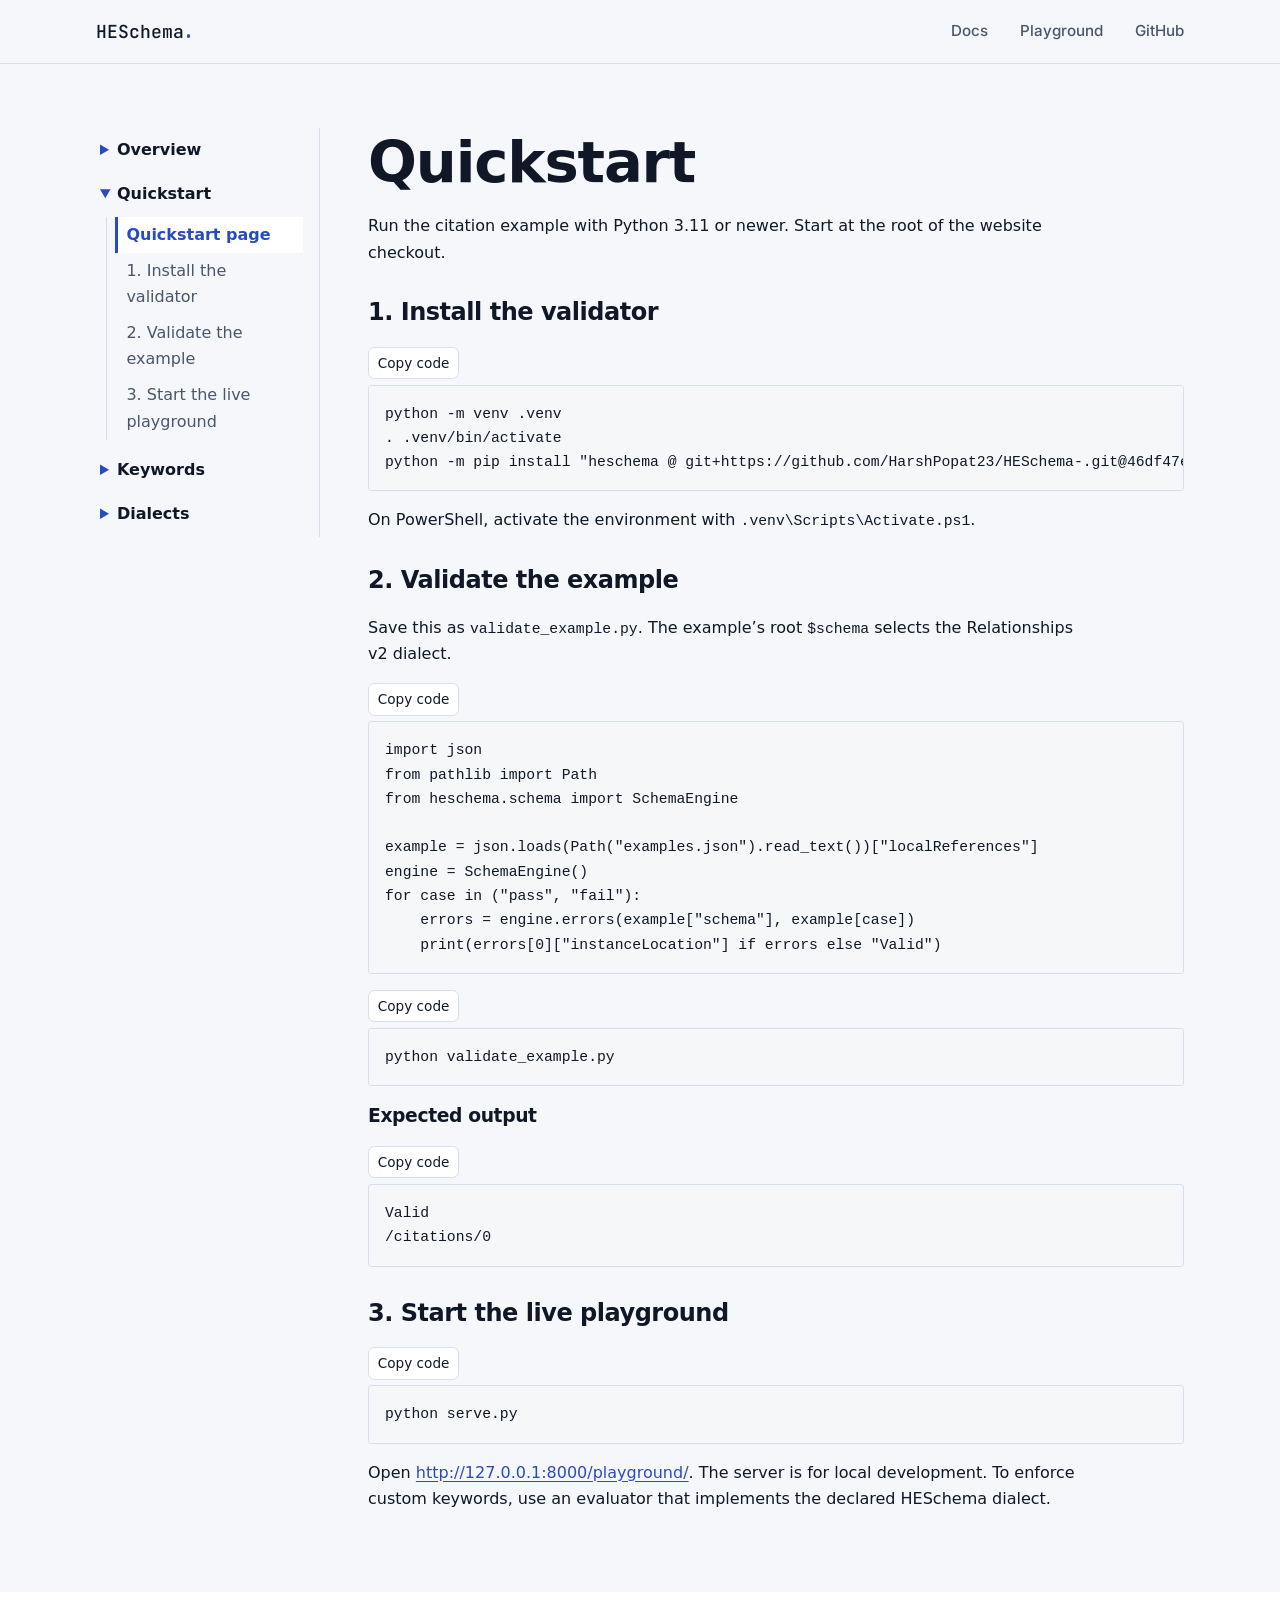
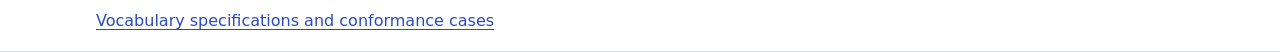
<file: docs/quickstart/index.html>
<!doctype html>
<html lang="en">
<head>
  <meta charset="utf-8">
  <meta name="viewport" content="width=device-width, initial-scale=1">
  <title>Quickstart | HESchema</title>
  <link rel="stylesheet" href="../../style.css">
  
</head>
<body>
<header><nav aria-label="Main navigation"><a class="brand" href="../../">HESchema</a><a href="../../docs/" aria-current="true">Docs</a><a href="../../playground/">Playground</a><a href="https://github.com/HarshPopat23/HESchema-">GitHub</a></nav></header>
<main class="docs-layout">
  <nav class="docs-sidebar" aria-label="Documentation chapters">
    <details>
      <summary>Overview</summary>
      <ul>
        <li><a href="../../docs/">Overview page</a></li>
        <li><a href="../../docs/#when-to-use-it">When to use it</a></li>
        <li><a href="../../docs/#how-validation-works">How validation works</a></li>
        <li><a href="../../docs/#choose-a-keyword">Choose a keyword</a></li>
      </ul>
    </details>
    <details open>
      <summary>Quickstart</summary>
      <ul>
        <li><a href="../../docs/quickstart/" aria-current="page">Quickstart page</a></li>
        <li><a href="../../docs/quickstart/#install-the-validator">1. Install the validator</a></li>
        <li><a href="../../docs/quickstart/#validate-the-example">2. Validate the example</a></li>
        <li><a href="../../docs/quickstart/#live">3. Start the live playground</a></li>
      </ul>
    </details>
    <details>
      <summary>Keywords</summary>
      <ul>
        <li><a href="../../docs/keywords/">Keywords page</a></li>
        <li><a href="../../docs/keywords/#compareFields">compareFields</a></li>
        <li><a href="../../docs/keywords/#uniqueKeys">uniqueKeys</a></li>
        <li><a href="../../docs/keywords/#aggregateCompare">aggregateCompare</a></li>
        <li><a href="../../docs/keywords/#localReferences">localReferences</a></li>
        <li><a href="../../docs/keywords/#sortedBy">sortedBy</a></li>
        <li><a href="../../docs/keywords/#nonOverlapping">nonOverlapping</a></li>
        <li><a href="../../docs/keywords/#tensorShapes">tensorShapes</a></li>
        <li><a href="../../docs/keywords/#arithmeticEquals">arithmeticEquals</a></li>
        <li><a href="../../docs/keywords/assertExpression/">assertExpression</a></li>
      </ul>
    </details>
    <details>
      <summary>Dialects</summary>
      <ul>
        <li><a href="../../docs/dialects/">Dialects page</a></li>
        <li><a href="../../docs/dialects/#experimental-expressions">Experimental expressions</a></li>
      </ul>
    </details>
  </nav>
  <article class="docs-content">
<h1>Quickstart</h1>
<p>Run the citation example with Python 3.11 or newer. Start at the root of the website checkout.</p>
<h2 id="install-the-validator">1. Install the validator</h2><pre><code>python -m venv .venv
. .venv/bin/activate
python -m pip install &quot;heschema @ git+https://github.com/HarshPopat23/HESchema-.git@46df47ec05b962d0a7b4da574340fcdacec94c56&quot;</code></pre><p>On PowerShell, activate the environment with <code>.venv\Scripts\Activate.ps1</code>.</p>
<h2 id="validate-the-example">2. Validate the example</h2><p>Save this as <code>validate_example.py</code>. The example’s root <code>$schema</code> selects the Relationships v2 dialect.</p><pre><code>import json
from pathlib import Path
from heschema.schema import SchemaEngine

example = json.loads(Path(&quot;examples.json&quot;).read_text())[&quot;localReferences&quot;]
engine = SchemaEngine()
for case in (&quot;pass&quot;, &quot;fail&quot;):
    errors = engine.errors(example[&quot;schema&quot;], example[case])
    print(errors[0][&quot;instanceLocation&quot;] if errors else &quot;Valid&quot;)</code></pre><pre><code>python validate_example.py</code></pre><h3>Expected output</h3><pre><code>Valid
/citations/0</code></pre><h2 id="live">3. Start the live playground</h2><pre><code>python serve.py</code></pre><p>Open <a href="http://127.0.0.1:8000/playground/">http://127.0.0.1:8000/playground/</a>. The server is for local development. To enforce custom keywords, use an evaluator that implements the declared HESchema dialect.</p>
  </article>
</main>
<footer><div class="footer-inner"><a href="https://github.com/HarshPopat23/HESchema-/tree/main/vocabulary">Vocabulary specifications and conformance cases</a></div></footer>
<script src="../../docs/code.js" defer></script>
</body>
</html>
</file>
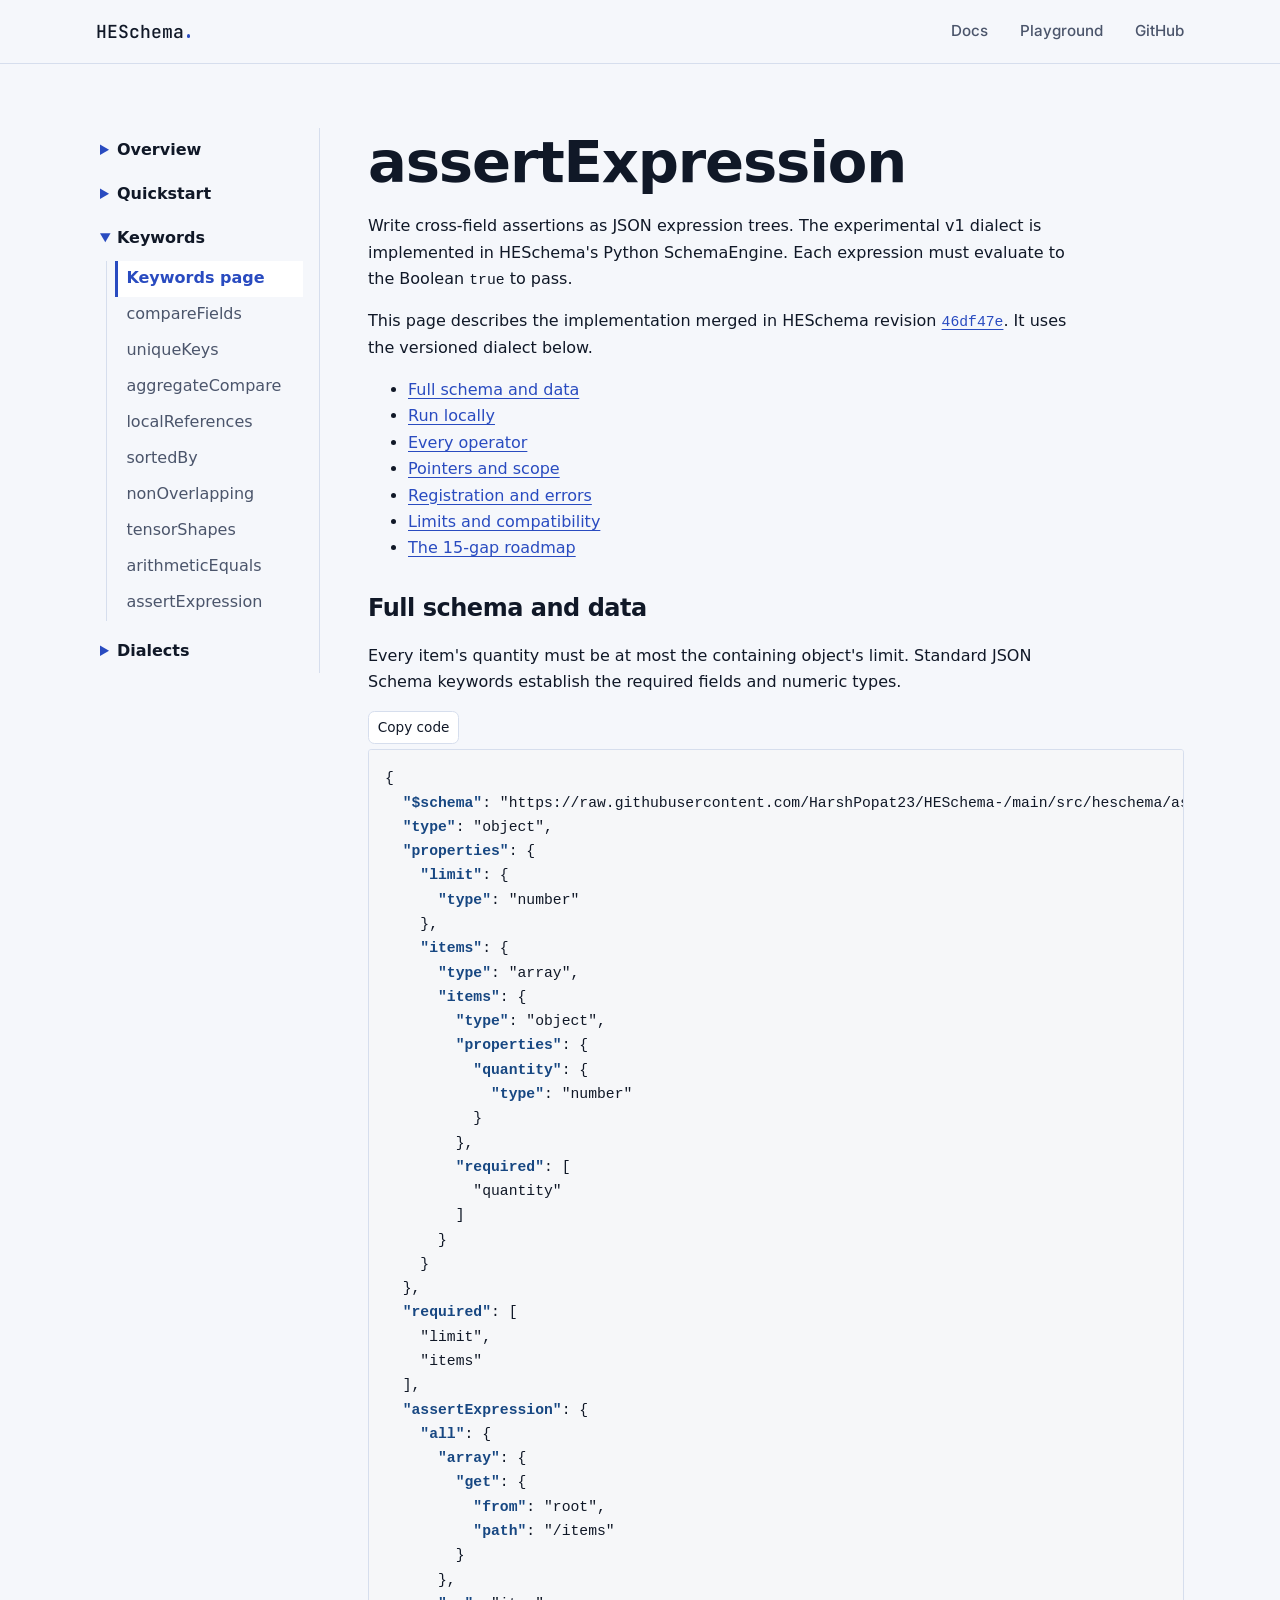
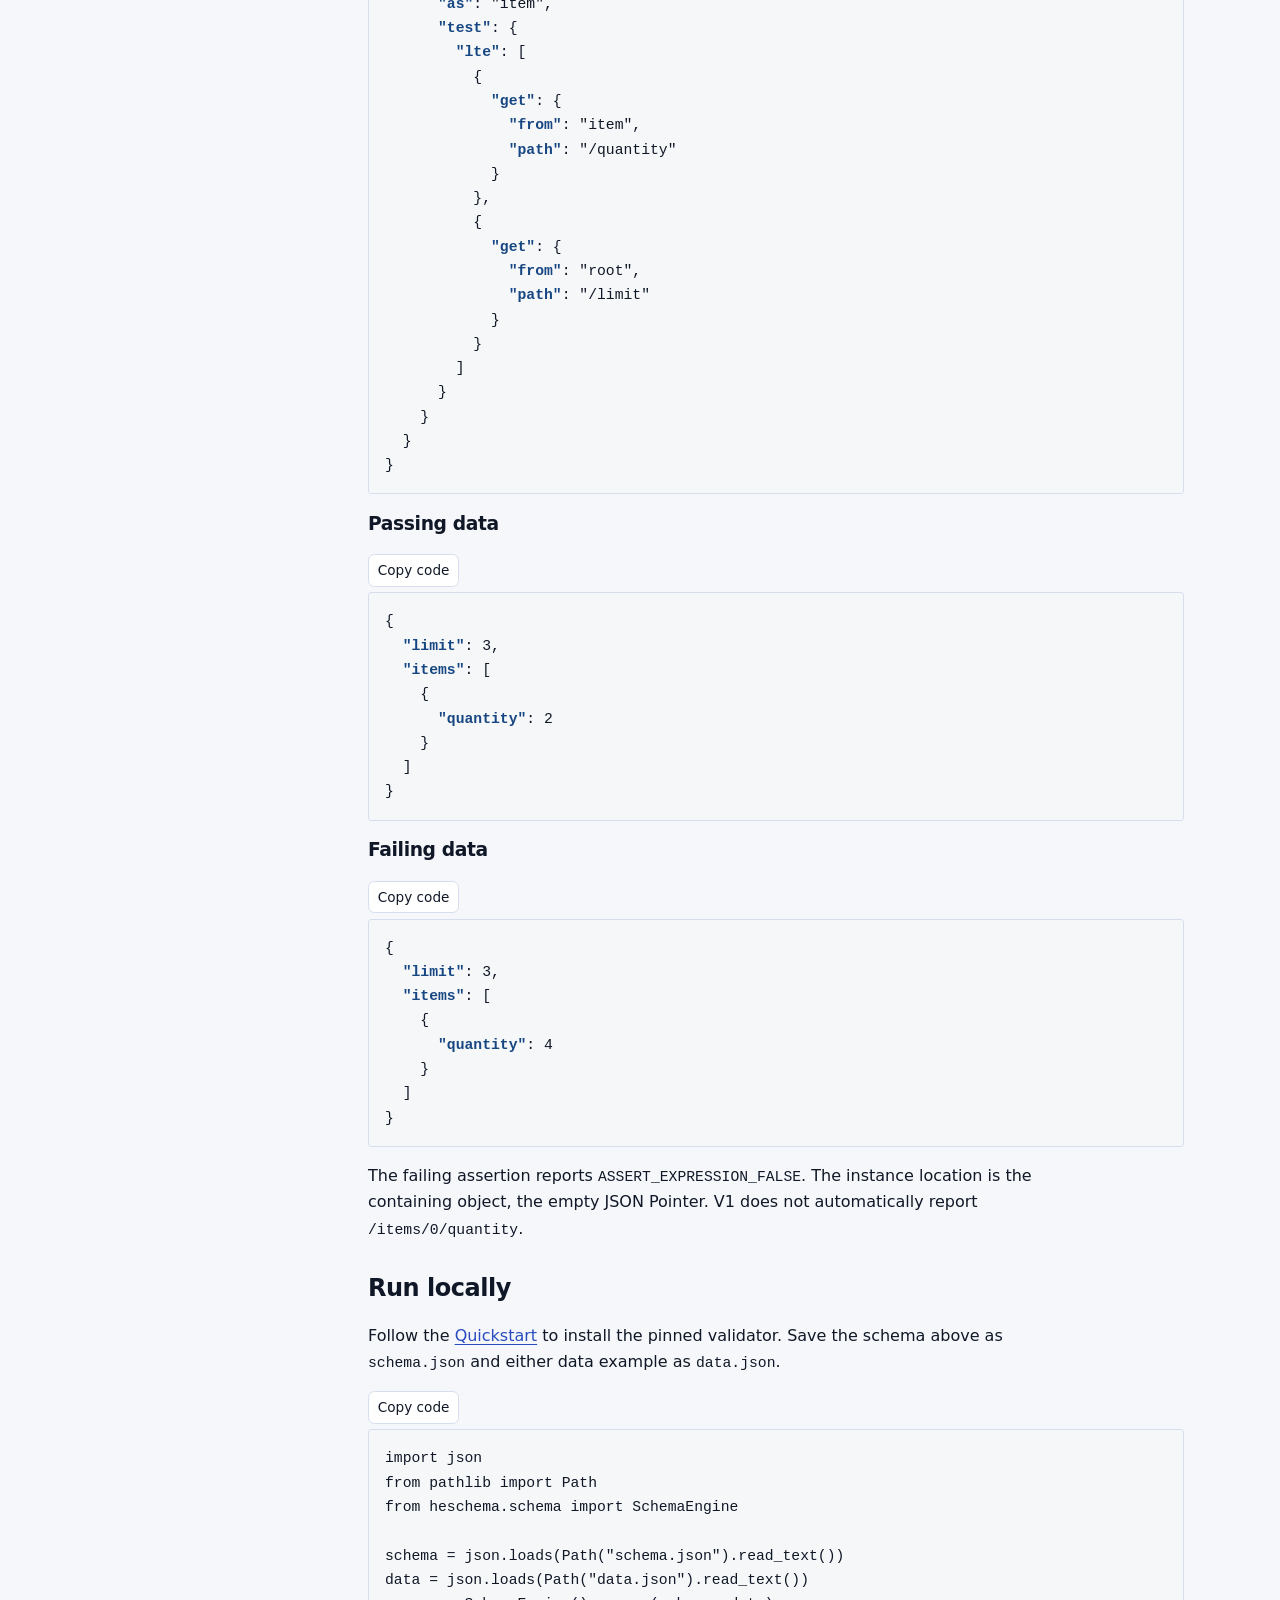
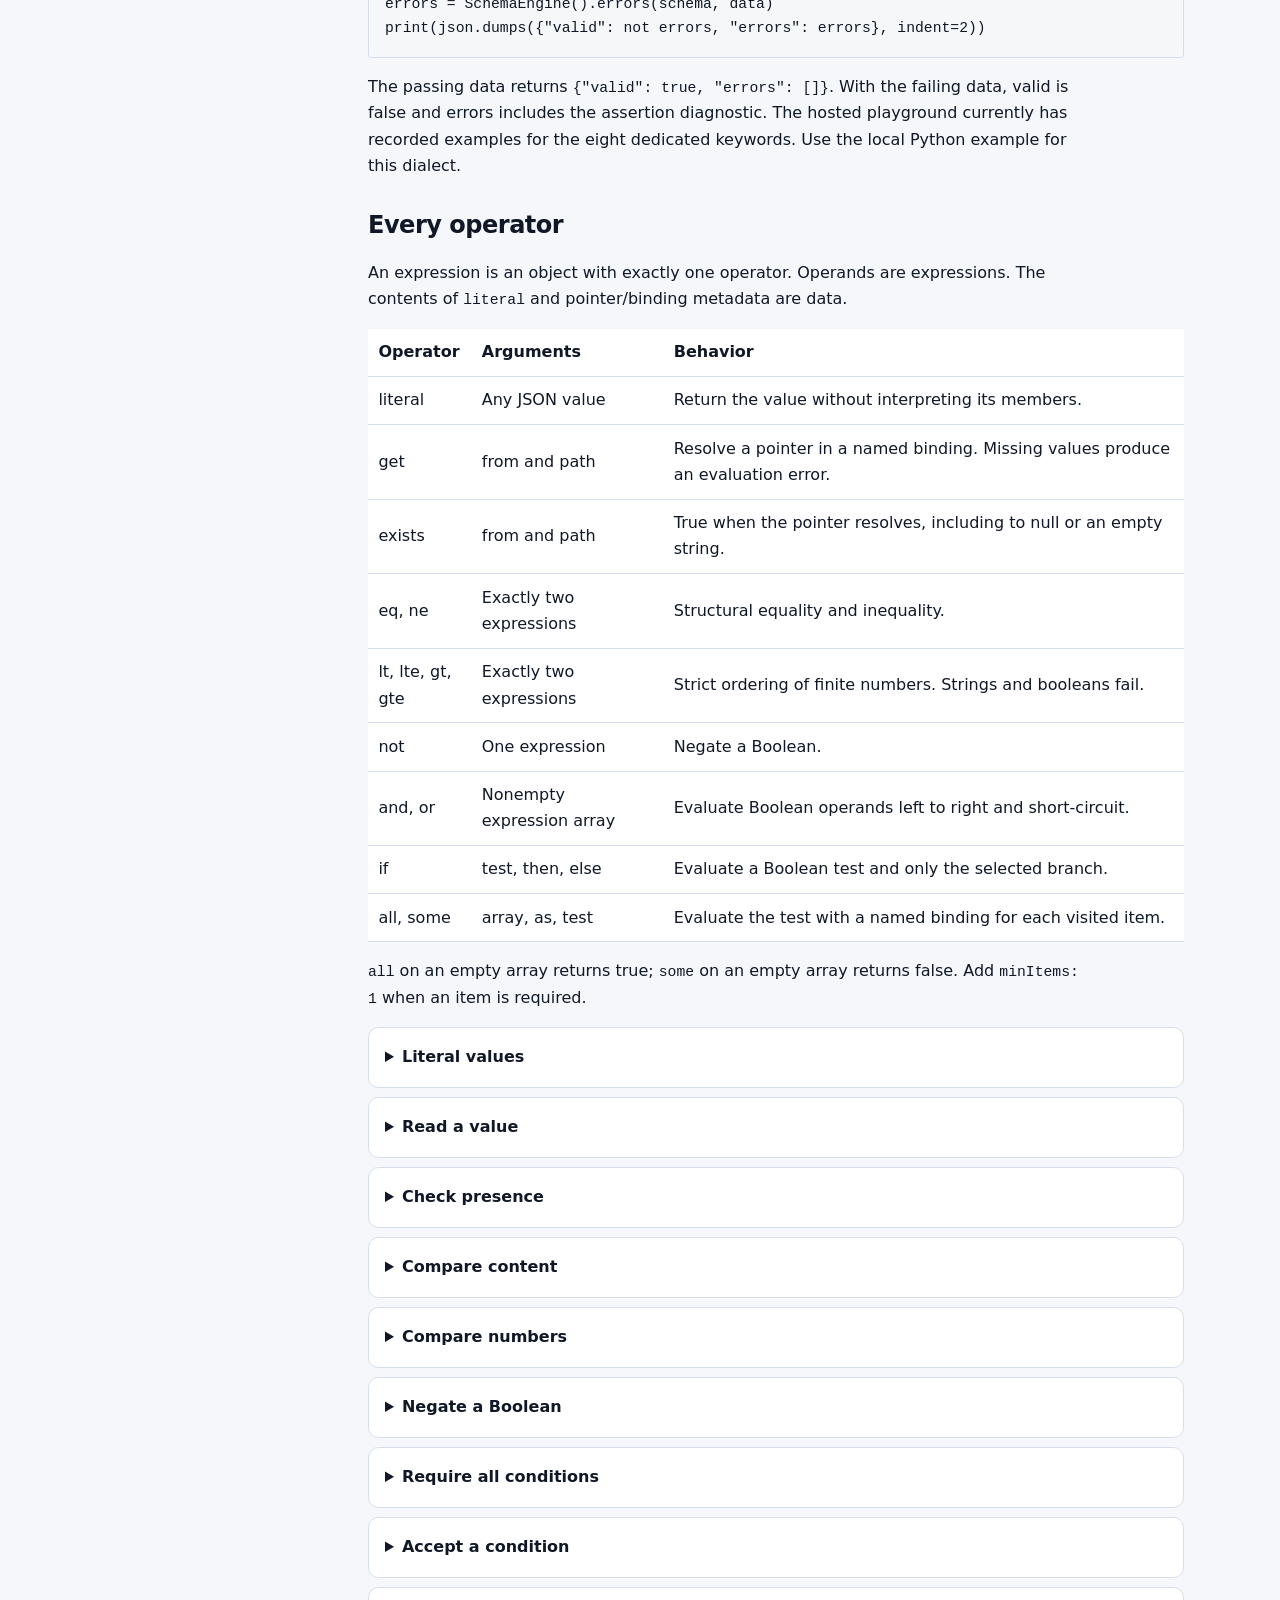
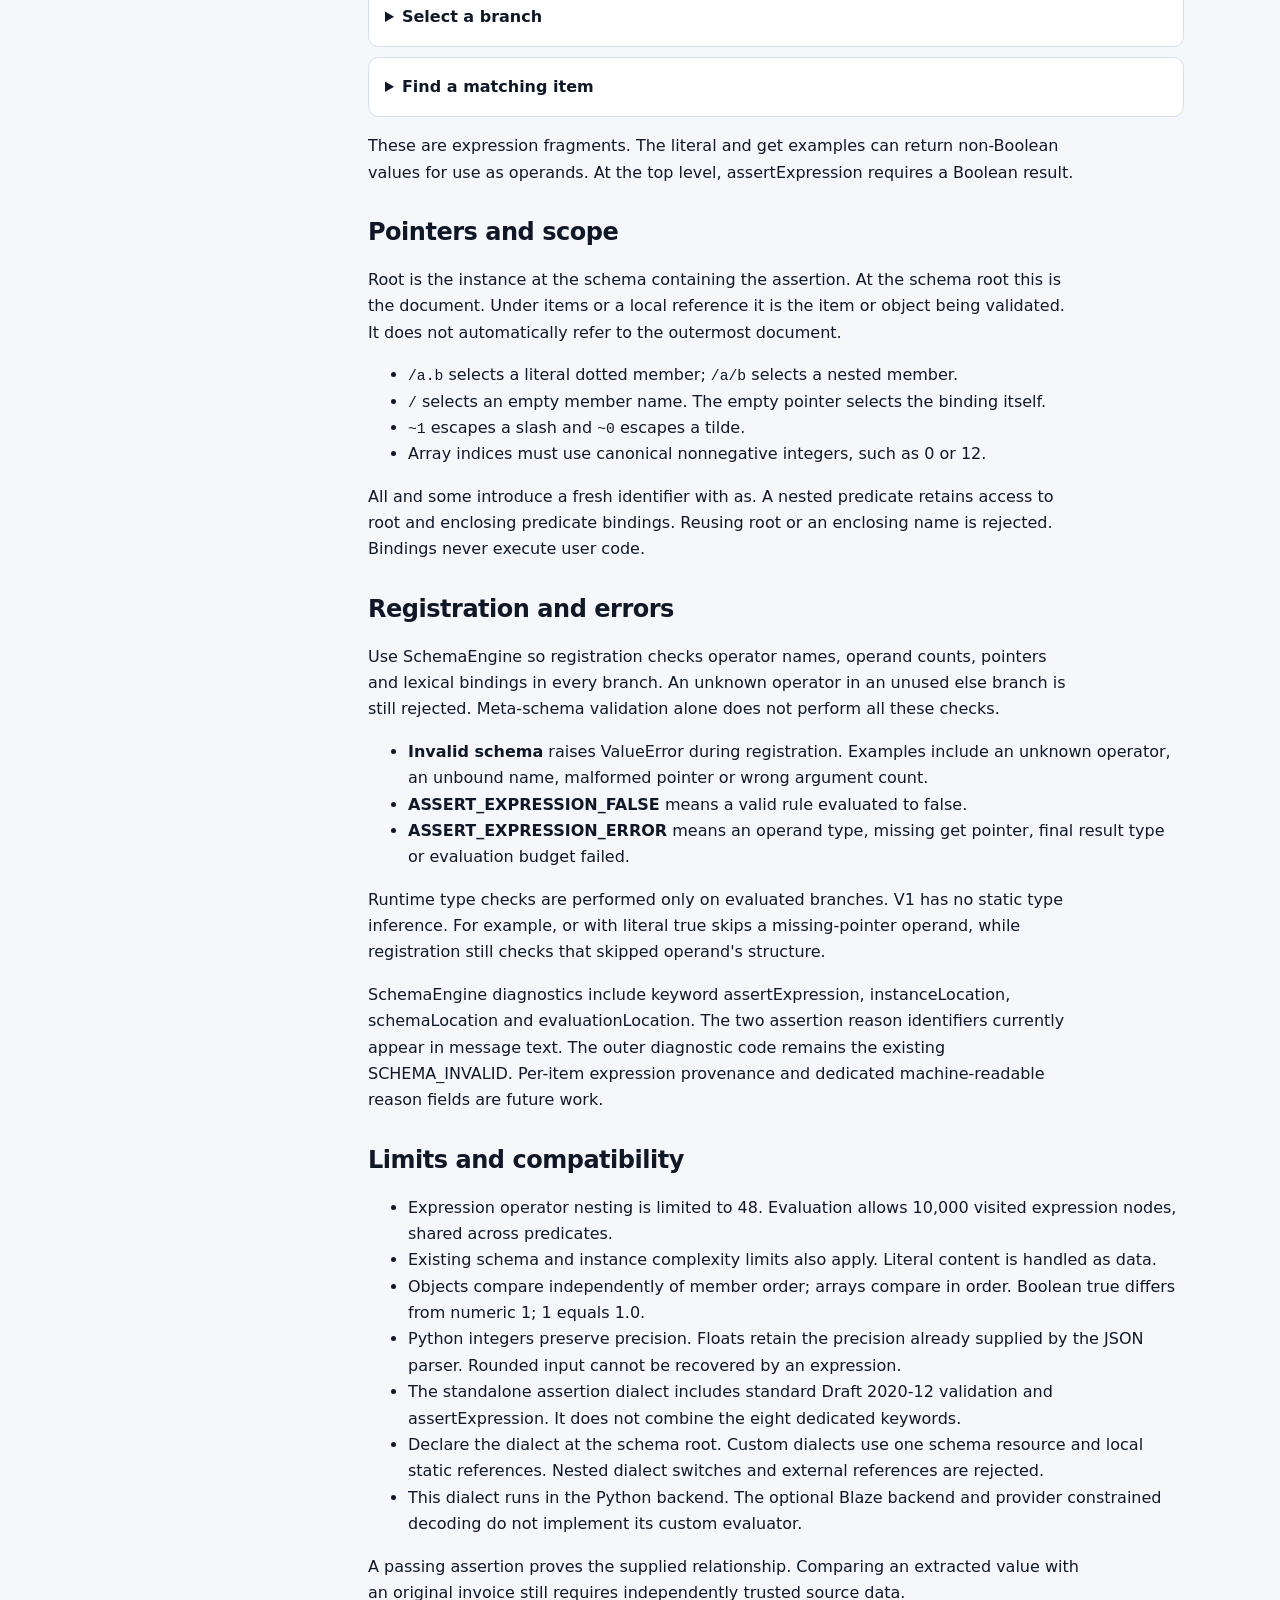
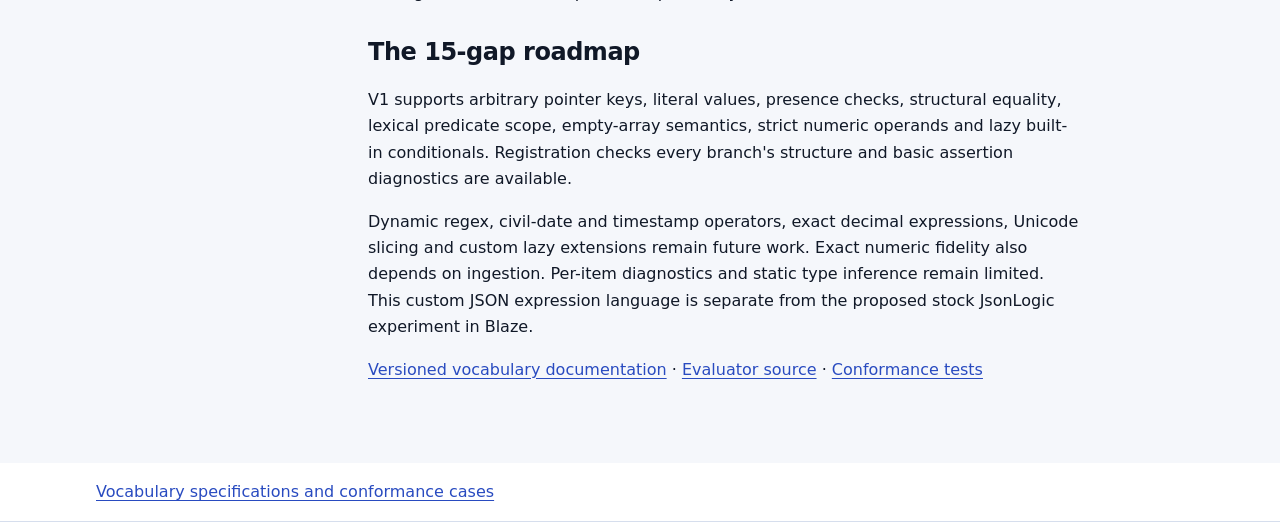
<file: docs/keywords/assertExpression/index.html>
<!doctype html>
<html lang="en">
<head>
  <meta charset="utf-8">
  <meta name="viewport" content="width=device-width, initial-scale=1">
  <title>assertExpression | HESchema</title>
  <link rel="stylesheet" href="../../../style.css">

</head>
<body>
<header><nav aria-label="Main navigation"><a class="brand" href="../../../">HESchema</a><a href="../../../docs/" aria-current="true">Docs</a><a href="../../../playground/">Playground</a><a href="https://github.com/HarshPopat23/HESchema-">GitHub</a></nav></header>
<main class="docs-layout">
  <nav class="docs-sidebar" aria-label="Documentation chapters">
    <details>
      <summary>Overview</summary>
      <ul>
        <li><a href="../../../docs/">Overview page</a></li>
        <li><a href="../../../docs/#when-to-use-it">When to use it</a></li>
        <li><a href="../../../docs/#how-validation-works">How validation works</a></li>
        <li><a href="../../../docs/#choose-a-keyword">Choose a keyword</a></li>
      </ul>
    </details>
    <details>
      <summary>Quickstart</summary>
      <ul>
        <li><a href="../../../docs/quickstart/">Quickstart page</a></li>
        <li><a href="../../../docs/quickstart/#install-the-validator">1. Install the validator</a></li>
        <li><a href="../../../docs/quickstart/#validate-the-example">2. Validate the example</a></li>
        <li><a href="../../../docs/quickstart/#live">3. Start the live playground</a></li>
      </ul>
    </details>
    <details open>
      <summary>Keywords</summary>
      <ul>
        <li><a href="../../../docs/keywords/" aria-current="page">Keywords page</a></li>
        <li><a href="../../../docs/keywords/#compareFields">compareFields</a></li>
        <li><a href="../../../docs/keywords/#uniqueKeys">uniqueKeys</a></li>
        <li><a href="../../../docs/keywords/#aggregateCompare">aggregateCompare</a></li>
        <li><a href="../../../docs/keywords/#localReferences">localReferences</a></li>
        <li><a href="../../../docs/keywords/#sortedBy">sortedBy</a></li>
        <li><a href="../../../docs/keywords/#nonOverlapping">nonOverlapping</a></li>
        <li><a href="../../../docs/keywords/#tensorShapes">tensorShapes</a></li>
        <li><a href="../../../docs/keywords/#arithmeticEquals">arithmeticEquals</a></li>
        <li><a href="../../../docs/keywords/assertExpression/">assertExpression</a></li>
      </ul>
    </details>
    <details>
      <summary>Dialects</summary>
      <ul>
        <li><a href="../../../docs/dialects/">Dialects page</a></li>
        <li><a href="../../../docs/dialects/#experimental-expressions">Experimental expressions</a></li>
      </ul>
    </details>
  </nav>
  <article class="docs-content">
<h1>assertExpression</h1>
<p>Write cross-field assertions as JSON expression trees. The experimental v1 dialect is implemented in HESchema's Python SchemaEngine. Each expression must evaluate to the Boolean <code>true</code> to pass.</p>
<p>This page describes the implementation merged in HESchema revision <a href="https://github.com/HarshPopat23/HESchema-/commit/46df47ec05b962d0a7b4da574340fcdacec94c56"><code>46df47e</code></a>. It uses the versioned dialect below.</p>
<nav aria-label="On this page"><ul><li><a href="#example">Full schema and data</a></li><li><a href="#run">Run locally</a></li><li><a href="#operators">Every operator</a></li><li><a href="#scope">Pointers and scope</a></li><li><a href="#checking">Registration and errors</a></li><li><a href="#limits">Limits and compatibility</a></li><li><a href="#gaps">The 15-gap roadmap</a></li></ul></nav>
<h2 id="example">Full schema and data</h2><p>Every item's quantity must be at most the containing object's limit. Standard JSON Schema keywords establish the required fields and numeric types.</p><pre><code>{
  &quot;$schema&quot;: &quot;https://raw.githubusercontent.com/HarshPopat23/HESchema-/main/src/heschema/assert-expression-v1.json&quot;,
  &quot;type&quot;: &quot;object&quot;,
  &quot;properties&quot;: {
    &quot;limit&quot;: {
      &quot;type&quot;: &quot;number&quot;
    },
    &quot;items&quot;: {
      &quot;type&quot;: &quot;array&quot;,
      &quot;items&quot;: {
        &quot;type&quot;: &quot;object&quot;,
        &quot;properties&quot;: {
          &quot;quantity&quot;: {
            &quot;type&quot;: &quot;number&quot;
          }
        },
        &quot;required&quot;: [
          &quot;quantity&quot;
        ]
      }
    }
  },
  &quot;required&quot;: [
    &quot;limit&quot;,
    &quot;items&quot;
  ],
  &quot;assertExpression&quot;: {
    &quot;all&quot;: {
      &quot;array&quot;: {
        &quot;get&quot;: {
          &quot;from&quot;: &quot;root&quot;,
          &quot;path&quot;: &quot;/items&quot;
        }
      },
      &quot;as&quot;: &quot;item&quot;,
      &quot;test&quot;: {
        &quot;lte&quot;: [
          {
            &quot;get&quot;: {
              &quot;from&quot;: &quot;item&quot;,
              &quot;path&quot;: &quot;/quantity&quot;
            }
          },
          {
            &quot;get&quot;: {
              &quot;from&quot;: &quot;root&quot;,
              &quot;path&quot;: &quot;/limit&quot;
            }
          }
        ]
      }
    }
  }
}</code></pre><h3>Passing data</h3><pre><code>{
  &quot;limit&quot;: 3,
  &quot;items&quot;: [
    {
      &quot;quantity&quot;: 2
    }
  ]
}</code></pre><h3>Failing data</h3><pre><code>{
  &quot;limit&quot;: 3,
  &quot;items&quot;: [
    {
      &quot;quantity&quot;: 4
    }
  ]
}</code></pre>
<p>The failing assertion reports <code>ASSERT_EXPRESSION_FALSE</code>. The instance location is the containing object, the empty JSON Pointer. V1 does not automatically report <code>/items/0/quantity</code>.</p>
<h2 id="run">Run locally</h2><p>Follow the <a href="../../quickstart/">Quickstart</a> to install the pinned validator. Save the schema above as <code>schema.json</code> and either data example as <code>data.json</code>.</p>
<pre><code>import json
from pathlib import Path
from heschema.schema import SchemaEngine

schema = json.loads(Path("schema.json").read_text())
data = json.loads(Path("data.json").read_text())
errors = SchemaEngine().errors(schema, data)
print(json.dumps({"valid": not errors, "errors": errors}, indent=2))</code></pre>
<p>The passing data returns <code>{"valid": true, "errors": []}</code>. With the failing data, valid is false and errors includes the assertion diagnostic. The hosted playground currently has recorded examples for the eight dedicated keywords. Use the local Python example for this dialect.</p>
<h2 id="operators">Every operator</h2>
<p>An expression is an object with exactly one operator. Operands are expressions. The contents of <code>literal</code> and pointer/binding metadata are data.</p>
<div class="table"><table><thead><tr><th>Operator</th><th>Arguments</th><th>Behavior</th></tr></thead><tbody>
<tr><td>literal</td><td>Any JSON value</td><td>Return the value without interpreting its members.</td></tr>
<tr><td>get</td><td>from and path</td><td>Resolve a pointer in a named binding. Missing values produce an evaluation error.</td></tr>
<tr><td>exists</td><td>from and path</td><td>True when the pointer resolves, including to null or an empty string.</td></tr>
<tr><td>eq, ne</td><td>Exactly two expressions</td><td>Structural equality and inequality.</td></tr>
<tr><td>lt, lte, gt, gte</td><td>Exactly two expressions</td><td>Strict ordering of finite numbers. Strings and booleans fail.</td></tr>
<tr><td>not</td><td>One expression</td><td>Negate a Boolean.</td></tr>
<tr><td>and, or</td><td>Nonempty expression array</td><td>Evaluate Boolean operands left to right and short-circuit.</td></tr>
<tr><td>if</td><td>test, then, else</td><td>Evaluate a Boolean test and only the selected branch.</td></tr>
<tr><td>all, some</td><td>array, as, test</td><td>Evaluate the test with a named binding for each visited item.</td></tr>
</tbody></table></div>
<p><code>all</code> on an empty array returns true; <code>some</code> on an empty array returns false. Add <code>minItems: 1</code> when an item is required.</p>
<details><summary>Literal values</summary><pre><code>{
  &quot;literal&quot;: {
    &quot;status&quot;: &quot;ok&quot;,
    &quot;tags&quot;: [
      null,
      true
    ]
  }
}</code></pre></details>
<details><summary>Read a value</summary><pre><code>{
  &quot;get&quot;: {
    &quot;from&quot;: &quot;root&quot;,
    &quot;path&quot;: &quot;/a.b&quot;
  }
}</code></pre></details>
<details><summary>Check presence</summary><pre><code>{
  &quot;exists&quot;: {
    &quot;from&quot;: &quot;root&quot;,
    &quot;path&quot;: &quot;/email&quot;
  }
}</code></pre></details>
<details><summary>Compare content</summary><pre><code>{
  &quot;eq&quot;: [
    {
      &quot;get&quot;: {
        &quot;from&quot;: &quot;root&quot;,
        &quot;path&quot;: &quot;/a&quot;
      }
    },
    {
      &quot;get&quot;: {
        &quot;from&quot;: &quot;root&quot;,
        &quot;path&quot;: &quot;/b&quot;
      }
    }
  ]
}</code></pre></details>
<details><summary>Compare numbers</summary><pre><code>{
  &quot;lte&quot;: [
    {
      &quot;get&quot;: {
        &quot;from&quot;: &quot;root&quot;,
        &quot;path&quot;: &quot;/min&quot;
      }
    },
    {
      &quot;get&quot;: {
        &quot;from&quot;: &quot;root&quot;,
        &quot;path&quot;: &quot;/max&quot;
      }
    }
  ]
}</code></pre></details>
<details><summary>Negate a Boolean</summary><pre><code>{
  &quot;not&quot;: {
    &quot;literal&quot;: false
  }
}</code></pre></details>
<details><summary>Require all conditions</summary><pre><code>{
  &quot;and&quot;: [
    {
      &quot;literal&quot;: true
    },
    {
      &quot;exists&quot;: {
        &quot;from&quot;: &quot;root&quot;,
        &quot;path&quot;: &quot;/email&quot;
      }
    }
  ]
}</code></pre></details>
<details><summary>Accept a condition</summary><pre><code>{
  &quot;or&quot;: [
    {
      &quot;literal&quot;: true
    },
    {
      &quot;get&quot;: {
        &quot;from&quot;: &quot;root&quot;,
        &quot;path&quot;: &quot;/absent&quot;
      }
    }
  ]
}</code></pre></details>
<details><summary>Select a branch</summary><pre><code>{
  &quot;if&quot;: {
    &quot;test&quot;: {
      &quot;literal&quot;: true
    },
    &quot;then&quot;: {
      &quot;literal&quot;: true
    },
    &quot;else&quot;: {
      &quot;get&quot;: {
        &quot;from&quot;: &quot;root&quot;,
        &quot;path&quot;: &quot;/absent&quot;
      }
    }
  }
}</code></pre></details>
<details><summary>Find a matching item</summary><pre><code>{
  &quot;some&quot;: {
    &quot;array&quot;: {
      &quot;get&quot;: {
        &quot;from&quot;: &quot;root&quot;,
        &quot;path&quot;: &quot;/flags&quot;
      }
    },
    &quot;as&quot;: &quot;flag&quot;,
    &quot;test&quot;: {
      &quot;get&quot;: {
        &quot;from&quot;: &quot;flag&quot;,
        &quot;path&quot;: &quot;&quot;
      }
    }
  }
}</code></pre></details>
<p>These are expression fragments. The literal and get examples can return non-Boolean values for use as operands. At the top level, assertExpression requires a Boolean result.</p>
<h2 id="scope">Pointers and scope</h2>
<p>Root is the instance at the schema containing the assertion. At the schema root this is the document. Under items or a local reference it is the item or object being validated. It does not automatically refer to the outermost document.</p>
<ul><li><code>/a.b</code> selects a literal dotted member; <code>/a/b</code> selects a nested member.</li><li><code>/</code> selects an empty member name. The empty pointer selects the binding itself.</li><li><code>~1</code> escapes a slash and <code>~0</code> escapes a tilde.</li><li>Array indices must use canonical nonnegative integers, such as 0 or 12.</li></ul>
<p>All and some introduce a fresh identifier with as. A nested predicate retains access to root and enclosing predicate bindings. Reusing root or an enclosing name is rejected. Bindings never execute user code.</p>
<h2 id="checking">Registration and errors</h2>
<p>Use SchemaEngine so registration checks operator names, operand counts, pointers and lexical bindings in every branch. An unknown operator in an unused else branch is still rejected. Meta-schema validation alone does not perform all these checks.</p>
<ul><li><strong>Invalid schema</strong> raises ValueError during registration. Examples include an unknown operator, an unbound name, malformed pointer or wrong argument count.</li><li><strong>ASSERT_EXPRESSION_FALSE</strong> means a valid rule evaluated to false.</li><li><strong>ASSERT_EXPRESSION_ERROR</strong> means an operand type, missing get pointer, final result type or evaluation budget failed.</li></ul>
<p>Runtime type checks are performed only on evaluated branches. V1 has no static type inference. For example, or with literal true skips a missing-pointer operand, while registration still checks that skipped operand's structure.</p>
<p>SchemaEngine diagnostics include keyword assertExpression, instanceLocation, schemaLocation and evaluationLocation. The two assertion reason identifiers currently appear in message text. The outer diagnostic code remains the existing SCHEMA_INVALID. Per-item expression provenance and dedicated machine-readable reason fields are future work.</p>
<h2 id="limits">Limits and compatibility</h2>
<ul><li>Expression operator nesting is limited to 48. Evaluation allows 10,000 visited expression nodes, shared across predicates.</li><li>Existing schema and instance complexity limits also apply. Literal content is handled as data.</li><li>Objects compare independently of member order; arrays compare in order. Boolean true differs from numeric 1; 1 equals 1.0.</li><li>Python integers preserve precision. Floats retain the precision already supplied by the JSON parser. Rounded input cannot be recovered by an expression.</li><li>The standalone assertion dialect includes standard Draft 2020-12 validation and assertExpression. It does not combine the eight dedicated keywords.</li><li>Declare the dialect at the schema root. Custom dialects use one schema resource and local static references. Nested dialect switches and external references are rejected.</li><li>This dialect runs in the Python backend. The optional Blaze backend and provider constrained decoding do not implement its custom evaluator.</li></ul>
<p>A passing assertion proves the supplied relationship. Comparing an extracted value with an original invoice still requires independently trusted source data.</p>
<h2 id="gaps">The 15-gap roadmap</h2>
<p>V1 supports arbitrary pointer keys, literal values, presence checks, structural equality, lexical predicate scope, empty-array semantics, strict numeric operands and lazy built-in conditionals. Registration checks every branch's structure and basic assertion diagnostics are available.</p>
<p>Dynamic regex, civil-date and timestamp operators, exact decimal expressions, Unicode slicing and custom lazy extensions remain future work. Exact numeric fidelity also depends on ingestion. Per-item diagnostics and static type inference remain limited. This custom JSON expression language is separate from the proposed stock JsonLogic experiment in Blaze.</p>
<p><a href="https://github.com/HarshPopat23/HESchema-/tree/main/vocabulary/assert-expression/v1">Versioned vocabulary documentation</a> · <a href="https://github.com/HarshPopat23/HESchema-/blob/main/src/heschema/assert_expression.py">Evaluator source</a> · <a href="https://github.com/HarshPopat23/HESchema-/blob/main/tests/test_assert_expression.py">Conformance tests</a></p>

  </article>
</main>
<footer><div class="footer-inner"><a href="https://github.com/HarshPopat23/HESchema-/tree/main/vocabulary">Vocabulary specifications and conformance cases</a></div></footer>
<script src="../../../docs/code.js" defer></script>
</body>
</html>
</file>
<file: style.css>
@import url("https://fonts.googleapis.com/css2?family=Inter:wght@500&family=JetBrains+Mono:wght@500&display=swap");

:root {
  color-scheme: light;
  --bg: #f5f7fb;
  --surface: #fff;
  --text: #101827;
  --muted: #4b556b;
  --accent: #294bc0;
  --border: #d6deed;
  --code: #0e1424;
}
* { box-sizing: border-box; }
body { margin: 0; background: var(--bg); color: var(--text); font: 1rem/1.65 system-ui, sans-serif; }
a { color: var(--accent); text-underline-offset: .18em; }
:focus-visible { outline: 3px solid var(--accent); outline-offset: 3px; }
footer { background: var(--surface); border-block-end: 1px solid var(--border); }
header { background: var(--bg); border-block-end: 1px solid var(--border); }
header nav, main, .footer-inner { width: min(100% - 2rem, 68rem); margin-inline: auto; }
header nav {
  display: flex;
  flex-wrap: wrap;
  align-items: center;
  gap: .75rem clamp(1rem, 3vw, 2rem);
  padding-block: 1.125rem;
  font: 500 .95rem/1.5 "Inter", system-ui, sans-serif;
}
header nav a { color: var(--muted); text-decoration: none; }
header nav a:hover { color: var(--accent); text-decoration: underline; }
header nav .brand {
  color: var(--text);
  font: 500 1.125rem/1.5 "JetBrains Mono", ui-monospace, monospace;
  margin-inline-end: auto;
}
header nav .brand::after {
  content: "";
  display: inline-block;
  inline-size: .2em;
  block-size: .2em;
  margin-inline-start: .15em;
  border-radius: 50%;
  background: var(--accent);
}
@media (max-width: 42rem) {
  header nav { padding-block: .875rem; }
  header nav .brand { flex-basis: 100%; }
}
main { padding-block: clamp(1.5rem, 5vw, 4rem); min-height: 70vh; }
.reading { max-width: 52rem; }
h1, h2, h3 { line-height: 1.2; letter-spacing: -.02em; }
h1 { font-size: clamp(2rem, 6vw, 3.6rem); margin: 0 0 1rem; }
h2 { margin-top: 2rem; }
p { max-width: 70ch; }
.lead, .muted { color: var(--muted); }
.columns { display: grid; grid-template-columns: repeat(2, minmax(0, 1fr)); gap: 1.5rem; }
.hero { align-items: center; }
.card, details { border: 1px solid var(--border); border-radius: .65rem; padding: 1rem; background: var(--surface); }
details { margin-block: .6rem; }
summary { cursor: pointer; font-weight: 650; }
pre { background: var(--code); color: #e3ebff; padding: 1rem; border-radius: .55rem; overflow: auto; }
pre, code, textarea { font-family: ui-monospace, monospace; font-size: .92rem; }
button, select, textarea, .button { border: 1px solid var(--border); border-radius: .4rem; padding: .55rem .75rem; color: var(--text); background: white; }
button, select, .button { font: inherit; }
button, .button { cursor: pointer; }
button:disabled { cursor: wait; opacity: .7; }
.primary { background: var(--accent); color: white; border-color: var(--accent); }
.button { display: inline-block; text-decoration: none; }
.actions { display: flex; flex-wrap: wrap; align-items: center; gap: .65rem; margin-block: 1rem; }
label { display: block; font-weight: 650; }
textarea { display: block; width: 100%; min-height: 21rem; resize: vertical; }
#result { white-space: pre-wrap; overflow-wrap: anywhere; }
.table { overflow-x: auto; }
table { width: 100%; border-collapse: collapse; background: white; }
th, td { padding: .65rem; text-align: left; border-bottom: 1px solid var(--border); }
.footer-inner { padding-block: 1rem; }
section[id] { scroll-margin-top: 1rem; }
@media (max-width: 45rem) { .columns { grid-template-columns: 1fr; } }

.home-code {
  margin: 0;
  overflow: hidden;
  color: #e3ebff;
  background: var(--code);
  border: 1px solid #27324a;
  border-radius: .8rem;
  box-shadow: 0 18px 35px -24px #0e1424;
}
.home-code figcaption {
  display: flex;
  align-items: center;
  gap: 1rem;
  padding: .85rem 1.25rem;
  border-bottom: 1px solid #27324a;
  color: #b6c2da;
  font: .85rem/1.5 "JetBrains Mono", ui-monospace, monospace;
}
.home-code-lights {
  inline-size: .55rem;
  block-size: .55rem;
  margin-inline-end: 1.4rem;
  border-radius: 50%;
  background: #ff6864;
  box-shadow: .8rem 0 #f8c24b, 1.6rem 0 #52ce77;
}
.home-code pre { margin: 0; padding: 1.25rem; }
.home-code code { font-family: "JetBrains Mono", ui-monospace, monospace; }
.home-code code span { color: #a9eea1; }
.home-explainer { margin-block-start: clamp(3rem, 7vw, 6rem); }
.home-step {
  align-items: center;
  gap: clamp(1rem, 4vw, 3rem);
  padding-block: 1.5rem;
  border-top: 1px solid var(--border);
}
.home-step h3 { margin-block-start: 0; }
.home-step img { display: block; width: 100%; height: auto; }
@media (max-width: 45rem) {
  .home-step img { order: 1; }
}

.docs-layout {
  display: grid;
  grid-template-columns: 14rem minmax(0, 1fr);
  align-items: start;
  gap: clamp(1.5rem, 4vw, 3rem);
}
.docs-sidebar {
  position: sticky;
  top: 1rem;
  max-block-size: calc(100vh - 2rem);
  overflow-y: auto;
  border-inline-end: 1px solid var(--border);
  padding-inline-end: 1rem;
}
.docs-sidebar details {
  margin: 0;
  padding: .2rem 0;
  border: 0;
  background: transparent;
}
.docs-sidebar summary { padding: .35rem .25rem; color: var(--text); }
.docs-sidebar summary::marker { color: var(--accent); }
.docs-sidebar ul {
  margin: .25rem 0 .35rem .6rem;
  padding: 0 0 0 .55rem;
  list-style: none;
  border-inline-start: 1px solid var(--border);
}
.docs-sidebar a {
  display: block;
  padding: .3rem .5rem;
  overflow-wrap: anywhere;
  border-inline-start: 3px solid transparent;
  color: var(--muted);
  text-decoration: none;
}
.docs-sidebar a:hover { text-decoration: underline; }
.docs-sidebar a[aria-current="page"] {
  border-inline-start-color: var(--accent);
  background: var(--surface);
  color: var(--accent);
  font-weight: 650;
}
.docs-content { min-width: 0; overflow-wrap: anywhere; }
.docs-content pre {
  overflow-wrap: normal;
  color: var(--text);
  background: #f6f7f9;
  border: 1px solid var(--border);
  border-radius: .2rem;
}
.docs-code-key { color: #174782; font-weight: 650; }
.docs-code-toolbar {
  display: flex;
  flex-wrap: wrap;
  align-items: center;
  gap: .65rem;
  margin-block-start: 1rem;
}
.docs-code-toolbar button { padding: .25rem .55rem; font-size: .85rem; }
.docs-code-toolbar [role="status"] { color: var(--muted); font-size: .85rem; }
.docs-code-toolbar + pre { margin-block-start: .35rem; }
.docs-content dt { margin-block-start: .65rem; font-weight: 650; }
.docs-content dd { margin-inline-start: 0; }
@media (max-width: 45rem) {
  .docs-layout { grid-template-columns: minmax(0, 1fr); }
  .docs-sidebar {
    position: static;
    max-block-size: none;
    overflow: visible;
    border-inline-end: 0;
    border-block-end: 1px solid var(--border);
    padding: 0 0 .5rem;
  }
}
</file>
